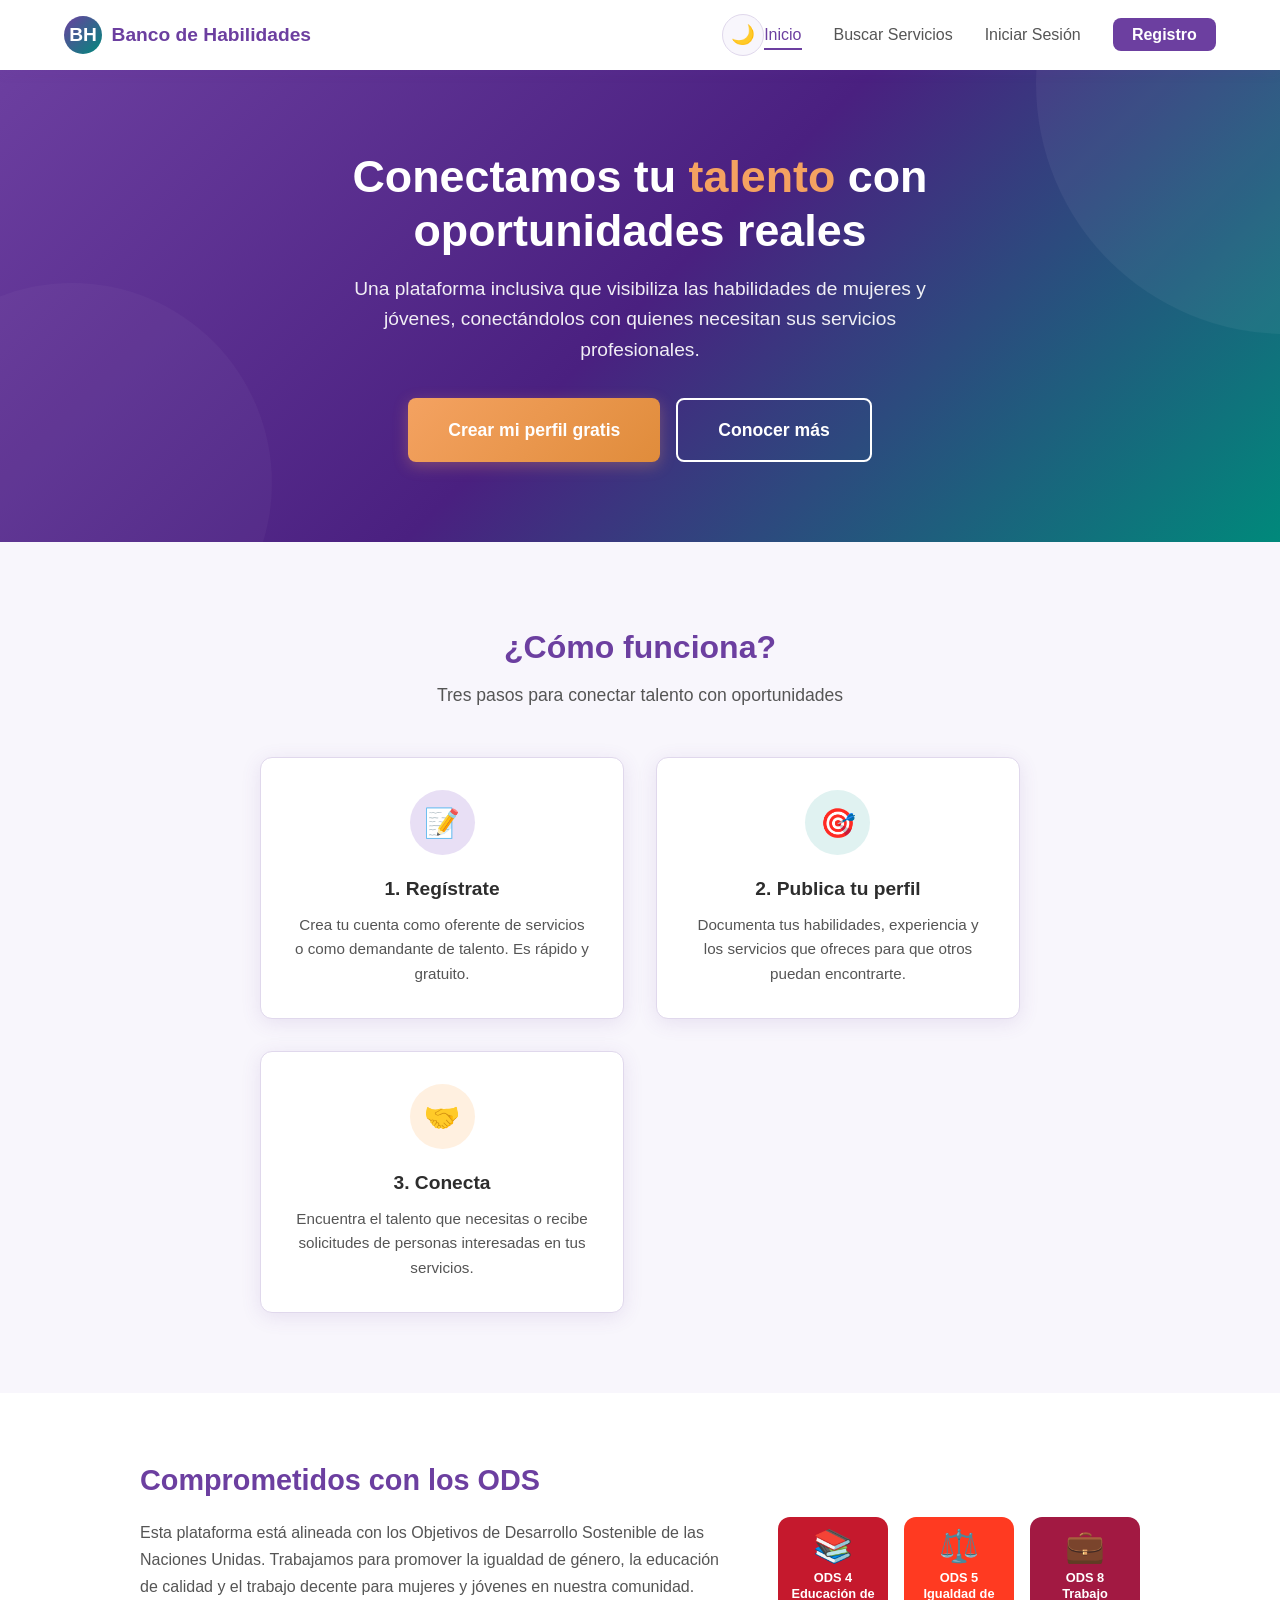
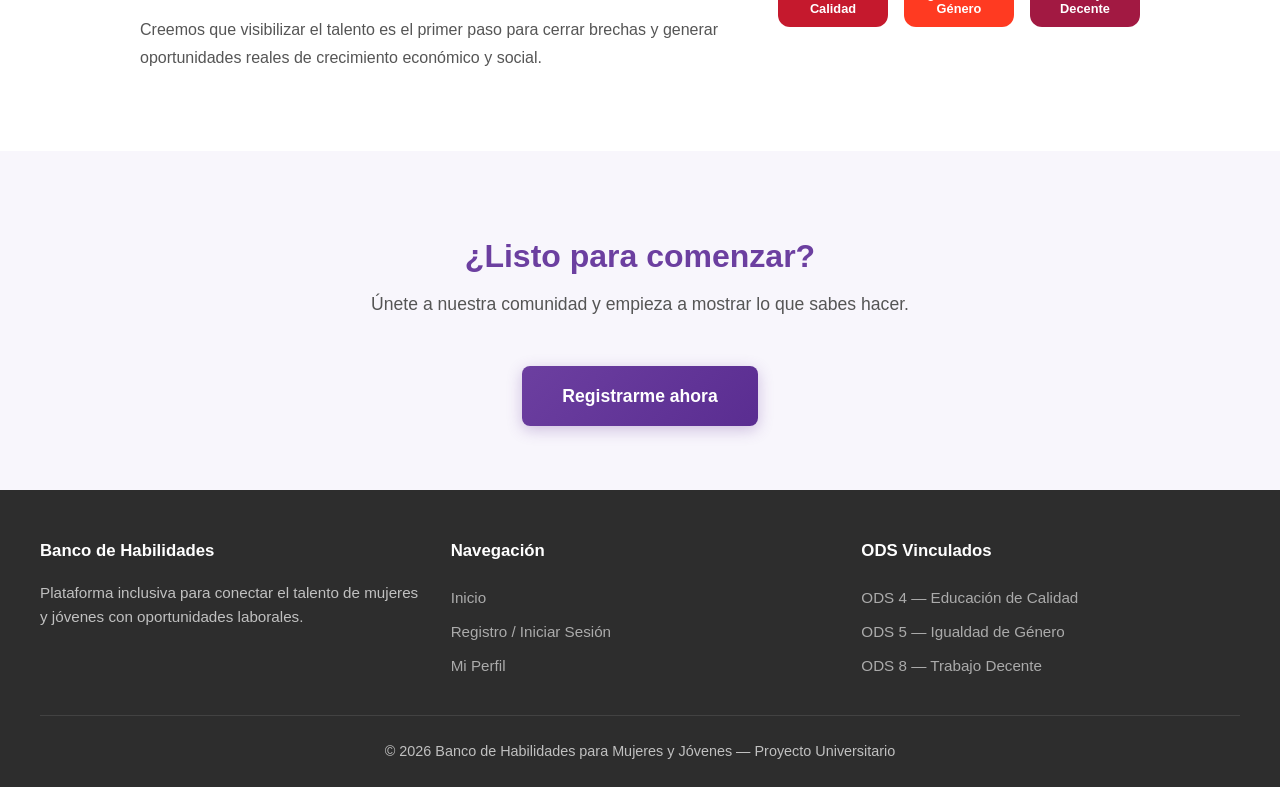
<file: index.html>
<!DOCTYPE html>
<html lang="es">
<head>
  <meta charset="UTF-8">
  <meta name="viewport" content="width=device-width, initial-scale=1.0">
  <title>Banco de Habilidades — Mujeres y Jóvenes</title>
  <script>
    const savedTheme = localStorage.getItem('bh-theme');
    if (savedTheme === 'dark' || (!savedTheme && window.matchMedia('(prefers-color-scheme: dark)').matches)) {
      document.documentElement.dataset.theme = 'dark';
    }
  </script>
  <link rel="stylesheet" href="styles.css">
</head>
<body>
<header class="site-header">
    <nav class="nav-container">
      <a href="index.html" class="logo">
        <div class="logo-icon">BH</div>
        <span>Banco de Habilidades</span>
      </a>

      <button class="menu-toggle" aria-label="Menú" onclick="document.querySelector('.nav-links').classList.toggle('open')">
        <span></span><span></span><span></span>
      </button>
      <button class="theme-toggle" type="button" aria-label="Cambiar a modo oscuro" title="Cambiar a modo oscuro" onclick="toggleTheme()">🌙</button>

      <ul class="nav-links">
        <li><a href="index.html" class="active">Inicio</a></li>
        <li><a href="index.html#features">Buscar Servicios</a></li>
        <li><a href="registro.html">Iniciar Sesión</a></li>
        <li><a href="registro.html" class="nav-cta">Registro</a></li>
      </ul>
    </nav>
  </header>
<section class="hero">
    <div class="hero-content">
      <h1>Conectamos tu <span>talento</span> con oportunidades reales</h1>
      <p>
        Una plataforma inclusiva que visibiliza las habilidades de mujeres y jóvenes,
        conectándolos con quienes necesitan sus servicios profesionales.
      </p>
      <div class="hero-buttons">
        <a href="registro.html" class="btn btn-accent btn-lg">Crear mi perfil gratis</a>
        <a href="index.html#features" class="btn btn-outline btn-lg" style="border-color:#fff; color:#fff;">
          Conocer más
        </a>
      </div>
    </div>
  </section>
<section class="features" id="features">
    <div class="section-title">
      <h2>¿Cómo funciona?</h2>
      <p>Tres pasos para conectar talento con oportunidades</p>
    </div>

    <div class="features-grid">
<div class="feature-card">
        <div class="feature-icon purple">📝</div>
        <h3>1. Regístrate</h3>
        <p>Crea tu cuenta como oferente de servicios o como demandante de talento. Es rápido y gratuito.</p>
      </div>
<div class="feature-card">
        <div class="feature-icon teal">🎯</div>
        <h3>2. Publica tu perfil</h3>
        <p>Documenta tus habilidades, experiencia y los servicios que ofreces para que otros puedan encontrarte.</p>
      </div>
<div class="feature-card">
        <div class="feature-icon orange">🤝</div>
        <h3>3. Conecta</h3>
        <p>Encuentra el talento que necesitas o recibe solicitudes de personas interesadas en tus servicios.</p>
      </div>
    </div>
  </section>
<section class="ods-section">
    <div class="ods-container">
      <div class="ods-text">
        <h2>Comprometidos con los ODS</h2>
        <p>
          Esta plataforma está alineada con los Objetivos de Desarrollo Sostenible de las Naciones Unidas.
          Trabajamos para promover la igualdad de género, la educación de calidad y el trabajo decente
          para mujeres y jóvenes en nuestra comunidad.
        </p>
        <p>
          Creemos que visibilizar el talento es el primer paso para cerrar brechas y generar
          oportunidades reales de crecimiento económico y social.
        </p>
      </div>
      <div class="ods-badges">
        <div class="ods-badge ods4">
          <span>📚</span>
          ODS 4<br>Educación de Calidad
        </div>
        <div class="ods-badge ods5">
          <span>⚖️</span>
          ODS 5<br>Igualdad de Género
        </div>
        <div class="ods-badge ods8">
          <span>💼</span>
          ODS 8<br>Trabajo Decente
        </div>
      </div>
    </div>
  </section>
<section class="features" style="text-align:center; padding-bottom:4rem;">
    <div class="section-title">
      <h2>¿Listo para comenzar?</h2>
      <p>Únete a nuestra comunidad y empieza a mostrar lo que sabes hacer.</p>
    </div>
    <a href="registro.html" class="btn btn-primary btn-lg">Registrarme ahora</a>
  </section>
<footer class="site-footer">
    <div class="footer-content">
      <div class="footer-col">
        <h4>Banco de Habilidades</h4>
        <p>Plataforma inclusiva para conectar el talento de mujeres y jóvenes con oportunidades laborales.</p>
      </div>
      <div class="footer-col">
        <h4>Navegación</h4>
        <a href="index.html">Inicio</a>
        <a href="registro.html">Registro / Iniciar Sesión</a>
        <a href="perfil.html">Mi Perfil</a>
      </div>
      <div class="footer-col">
        <h4>ODS Vinculados</h4>
        <a href="#">ODS 4 — Educación de Calidad</a>
        <a href="#">ODS 5 — Igualdad de Género</a>
        <a href="#">ODS 8 — Trabajo Decente</a>
      </div>
    </div>
    <div class="footer-bottom">
      <p>&copy; 2026 Banco de Habilidades para Mujeres y Jóvenes — Proyecto Universitario</p>
    </div>
  </footer>

  <script>
    function updateThemeButton() {
      const button = document.querySelector('.theme-toggle');
      const isDark = document.documentElement.dataset.theme === 'dark';
      button.textContent = isDark ? '☀️' : '🌙';
      button.setAttribute('aria-label', isDark ? 'Cambiar a modo claro' : 'Cambiar a modo oscuro');
      button.title = isDark ? 'Cambiar a modo claro' : 'Cambiar a modo oscuro';
    }

    function toggleTheme() {
      const isDark = document.documentElement.dataset.theme === 'dark';
      document.documentElement.dataset.theme = isDark ? 'light' : 'dark';
      localStorage.setItem('bh-theme', isDark ? 'light' : 'dark');
      updateThemeButton();
    }

    updateThemeButton();
  </script>

</body>
</html>
</file>
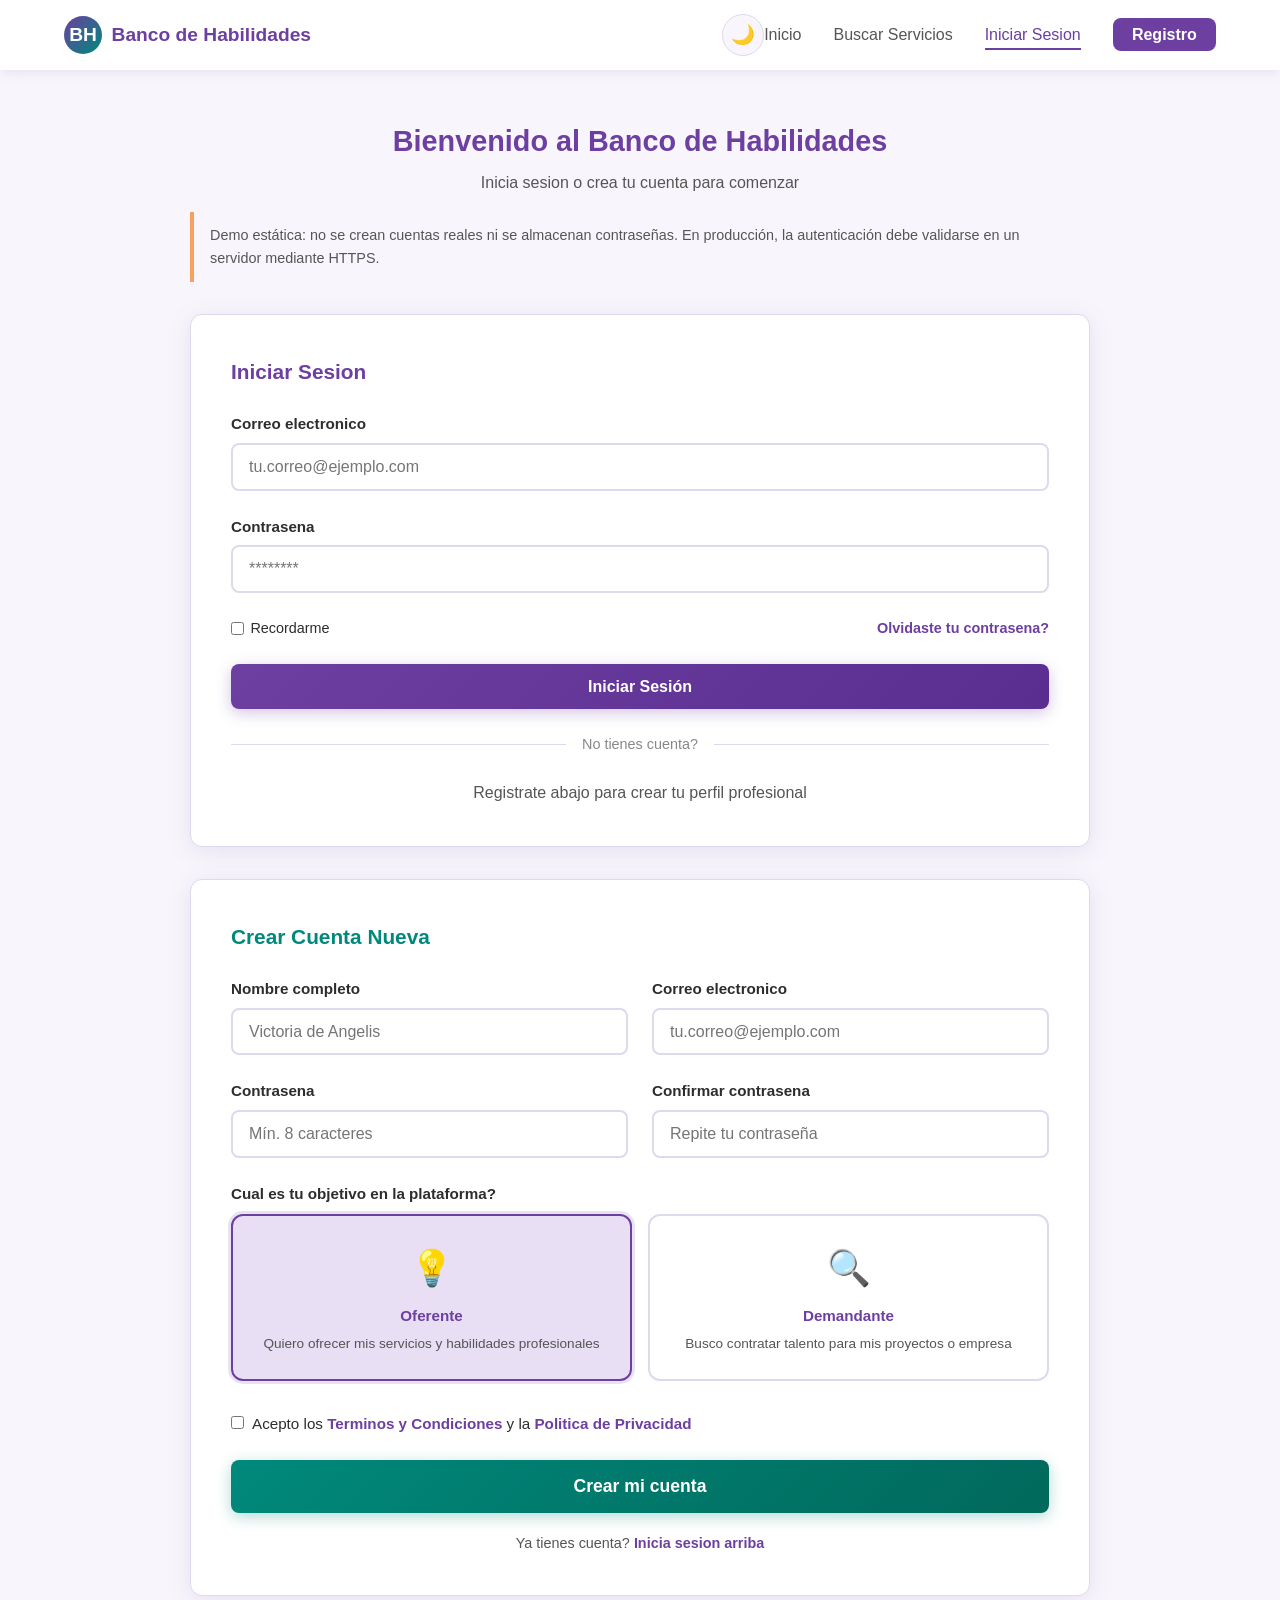
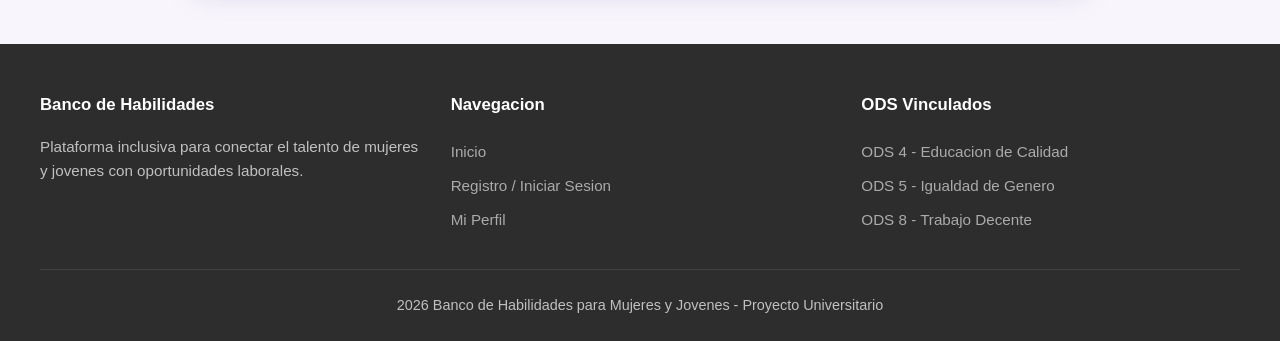
<file: perfil.html>
<!DOCTYPE html>
<html lang="es">
<head>
  <meta charset="UTF-8">
  <meta name="viewport" content="width=device-width, initial-scale=1.0">
  <title>Mi Perfil Profesional — Banco de Habilidades</title>
  <script>
    const savedTheme = localStorage.getItem('bh-theme');
    if (savedTheme === 'dark' || (!savedTheme && window.matchMedia('(prefers-color-scheme: dark)').matches)) {
      document.documentElement.dataset.theme = 'dark';
    }
  </script>
  <link rel="stylesheet" href="styles.css">
</head>
<body class="protected-page">
  <script>
    // La demo no tiene sesión de servidor; esta validación evita el acceso directo accidental.
    if (sessionStorage.getItem('bh-demo-auth') !== 'authenticated') {
      window.location.replace('registro.html?auth=required');
    } else {
      document.body.classList.add('access-granted');
    }
  </script>
<header class="site-header">
    <nav class="nav-container">
      <a href="index.html" class="logo">
        <div class="logo-icon">BH</div>
        <span>Banco de Habilidades</span>
      </a>

      <button class="menu-toggle" aria-label="Menú" onclick="document.querySelector('.nav-links').classList.toggle('open')">
        <span></span><span></span><span></span>
      </button>
      <button class="theme-toggle" type="button" aria-label="Cambiar a modo oscuro" title="Cambiar a modo oscuro" onclick="toggleTheme()">🌙</button>

      <ul class="nav-links">
        <li><a href="index.html">Inicio</a></li>
        <li><a href="index.html#features">Buscar Servicios</a></li>
        <li><a href="registro.html">Iniciar Sesión</a></li>
        <li><a href="perfil.html" class="active">Mi Perfil</a></li>
        <li><a href="registro.html?logout=1" class="nav-cta">Cerrar Sesión</a></li>
      </ul>
    </nav>
  </header>
<main class="form-page" style="padding-top: 2rem;">
    <div class="form-wrapper">
<div class="profile-header-card">
        <div class="profile-banner"></div>
        <div class="profile-header-body">
          <div class="profile-avatar-wrapper">
            <img id="profile-avatar-display" src="Foto_Perfil.jpg" alt="Foto de Perfil" class="profile-avatar-img">
          </div>
          <div class="profile-header-info">
            <div class="profile-name">
              <span id="display-name">Victoria de Angelis</span>
              <div class="profile-badges">
                <span class="badge badge-primary">💡 Oferente</span>
                <span class="badge badge-secondary">✓ Perfil Verificado</span>
                <span class="badge badge-accent">ODS 5 & 8</span>
              </div>
            </div>
            <p class="profile-title" id="display-title">Desarrolladora Web Freelance & Diseñadora UI/UX</p>
            <div class="profile-meta">
              <span id="display-location">📍 Bogotá, Colombia</span>
              <span id="display-email">📧 victoria.deangelis@ejemplo.com</span>
              <span>⭐ 4.9 (18 valoraciones)</span>
            </div>
          </div>
          <div class="profile-header-actions">
            <button type="button" class="btn btn-primary" onclick="switchTab('tab-editar', document.querySelector('.profile-tabs button:nth-child(2)'))">
              ✏️ Editar Perfil
            </button>
            <button type="button" class="btn btn-outline" onclick="switchTab('tab-servicios', document.querySelector('.profile-tabs button:nth-child(3)'))">
              💼 Mis Servicios
            </button>
          </div>
        </div>
      </div>
<div id="save-alert" class="alert-success" style="display: none;" role="status" aria-live="polite">
        <span>✅</span>
        <span>¡Tus cambios han sido guardados exitosamente en tu perfil profesional!</span>
      </div>
<div class="profile-tabs">
        <button class="tab-btn active" onclick="switchTab('tab-vista', this)">👁️ Vista Pública</button>
        <button class="tab-btn" onclick="switchTab('tab-editar', this)">✏️ Editar Perfil</button>
        <button class="tab-btn" onclick="switchTab('tab-servicios', this)">💼 Mis Servicios (3)</button>
        <button class="tab-btn" onclick="switchTab('tab-certificados', this)">📜 Certificaciones (ODS 4)</button>
        <button class="tab-btn" onclick="switchTab('tab-valoraciones', this)">⭐ Valoraciones (18)</button>
      </div>
<div id="tab-vista" class="tab-content active">
<div class="stats-grid">
          <div class="stat-card">
            <div class="stat-value">24</div>
            <div class="stat-label">Proyectos Realizados</div>
          </div>
          <div class="stat-card">
            <div class="stat-value">4.9 / 5.0</div>
            <div class="stat-label">Calificación Promedio</div>
          </div>
          <div class="stat-card">
            <div class="stat-value">100%</div>
            <div class="stat-label">Entregas a Tiempo</div>
          </div>
          <div class="stat-card">
            <div class="stat-value">3</div>
            <div class="stat-label">Servicios Activos</div>
          </div>
        </div>

        <div class="form-row profile-vista-layout">
<div>
<div class="form-container" style="margin-bottom: 2rem;">
              <h3 style="color: var(--primary); font-size: 1.25rem; margin-bottom: 1rem; display: flex; align-items: center; gap: 0.5rem;">
                <span>🙋‍♀️</span> Sobre mí
              </h3>
              <p id="display-bio" style="color: var(--text-medium); line-height: 1.7; font-size: 1rem;">
                Apasionada por la tecnología, la innovación social y el desarrollo web accesible. 
                Cuento con más de 3 años de experiencia creando sitios web adaptativos, aplicaciones front-end y 
                diseños de interfaz atractivos para emprendimientos locales y pequeñas empresas. 
                Mi objetivo es visibilizar el talento joven y cerrar brechas de género en el sector de las TIC.
              </p>
            </div>
<div class="form-container" style="margin-bottom: 2rem;">
              <h3 style="color: var(--primary); font-size: 1.25rem; margin-bottom: 1rem; display: flex; align-items: center; gap: 0.5rem;">
                <span>🛠️</span> Banco de Habilidades & Tecnologías
              </h3>
              <div id="display-skills" class="skill-tags">
                <span class="skill-tag">HTML5 & CSS3</span>
                <span class="skill-tag">JavaScript (ES6+)</span>
                <span class="skill-tag">Diseño UI/UX (Figma)</span>
                <span class="skill-tag">Diseño Responsive</span>
                <span class="skill-tag">Git & GitHub</span>
                <span class="skill-tag">Trabajo en Equipo</span>
                <span class="skill-tag">Resolución de Problemas</span>
                <span class="skill-tag">Tutoría Técnica</span>
              </div>
            </div>
<div class="form-container">
              <h3 style="color: var(--primary); font-size: 1.25rem; margin-bottom: 1.5rem; display: flex; align-items: center; gap: 0.5rem;">
                <span>🌟</span> Servicios Destacados
              </h3>
              
              <div class="services-grid" style="grid-template-columns: 1fr;">
                <div class="service-card">
                  <div class="service-card-header">
                    <span class="service-title">Desarrollo de Páginas Web Adaptativas (Responsive)</span>
                    <span class="service-price">$120.000 COP / proyecto</span>
                  </div>
                  <p class="service-desc">
                    Diseño y maquetación de sitios web corporativos o personales usando HTML5, CSS3 y JS. 
                    Optimizados para dispositivos móviles y motores de búsqueda.
                  </p>
                  <div class="service-footer">
                    <span>Categoría: Tecnología & Sistemas</span>
                    <a href="#" class="btn btn-secondary" style="padding: 0.4rem 1rem; font-size: 0.85rem;" onclick="alert('Solicitud de contacto enviada a Victoria de Angelis.'); return false;">
                      ✉️ Contactar
                    </a>
                  </div>
                </div>

                <div class="service-card" style="margin-top: 1rem;">
                  <div class="service-card-header">
                    <span class="service-title">Diseño de Interfaces de Usuario (UI/UX en Figma)</span>
                    <span class="service-price">$80.000 COP / prototipo</span>
                  </div>
                  <p class="service-desc">
                    Creación de prototipos interactivos, arquitectura de información y sistemas de diseño 
                    modernos enfocados en la mejor experiencia de usuario.
                  </p>
                  <div class="service-footer">
                    <span>Categoría: Diseño & Multimedia</span>
                    <a href="#" class="btn btn-secondary" style="padding: 0.4rem 1rem; font-size: 0.85rem;" onclick="alert('Solicitud de contacto enviada a Victoria de Angelis.'); return false;">
                      ✉️ Contactar
                    </a>
                  </div>
                </div>
              </div>

            </div>
          </div>
<div>
            <div class="form-container" style="margin-bottom: 2rem;">
              <h3 style="color: var(--primary); font-size: 1.1rem; margin-bottom: 1rem;">
                📍 Detalles de Contacto
              </h3>
              <ul style="display: flex; flex-direction: column; gap: 0.8rem; font-size: 0.95rem; color: var(--text-medium);">
                <li><strong>Teléfono:</strong> <span id="display-phone">+57 300 123 4567</span></li>
                <li><strong>Correo:</strong> <span id="display-contact-email">victoria.deangelis@ejemplo.com</span></li>
                <li><strong>Ubicación:</strong> <span id="display-city">Bogotá D.C., Colombia</span></li>
                <li><strong>Disponibilidad:</strong> <span class="badge badge-secondary" id="display-availability">Freelance / Proyectos</span></li>
              </ul>
            </div>

            <div class="form-container" style="margin-bottom: 2rem;">
              <h3 style="color: var(--primary); font-size: 1.1rem; margin-bottom: 1rem;">
                🌐 Enlaces Profesionales
              </h3>
              <ul style="display: flex; flex-direction: column; gap: 0.8rem; font-size: 0.95rem;">
                <li>
                  <a href="#" id="display-portfolio-link" target="_blank" rel="noopener noreferrer" class="form-link" style="display: flex; align-items: center; gap: 0.5rem;">
                    🔗 Portafolio Personal
                  </a>
                </li>
                <li>
                  <a href="#" id="display-github-link" target="_blank" rel="noopener noreferrer" class="form-link" style="display: flex; align-items: center; gap: 0.5rem;">
                    💻 Perfil de GitHub
                  </a>
                </li>
                <li>
                  <a href="#" id="display-linkedin-link" target="_blank" rel="noopener noreferrer" class="form-link" style="display: flex; align-items: center; gap: 0.5rem;">
                    💼 Perfil de LinkedIn
                  </a>
                </li>
              </ul>
            </div>

            <div class="form-container" style="background: linear-gradient(135deg, var(--primary-light), var(--secondary-light));">
              <h3 style="color: var(--primary-dark); font-size: 1rem; margin-bottom: 0.6rem; display: flex; align-items: center; gap: 0.4rem;">
                <span>🎯</span> ODS Impactados
              </h3>
              <p style="font-size: 0.85rem; color: var(--text-dark); line-height: 1.5;">
                Este perfil contribuye activamente al <strong>ODS 5 (Igualdad de Género)</strong> y al <strong>ODS 8 (Trabajo Decente)</strong> promoviendo la autonomía económica de las mujeres en el área STEM.
              </p>
            </div>
          </div>

        </div>
      </div>
<div id="tab-editar" class="tab-content">
        <div class="form-container">
          <div class="form-header" style="text-align: left; margin-bottom: 1.5rem; border-bottom: 1px solid var(--border); padding-bottom: 1rem;">
            <h2 style="font-size: 1.5rem;">Editar Datos de Mi Perfil</h2>
            <p>Actualiza tu información personal, profesional y tus habilidades disponibles</p>
          </div>

          <form id="edit-profile-form" onsubmit="saveProfile(event)">
<div class="photo-upload">
              <div class="photo-placeholder" onclick="document.getElementById('avatar-input').click()">
                <img id="avatar-preview" src="Foto_Perfil.jpg" alt="Vista previa" style="width: 100%; height: 100%; border-radius: 50%; object-fit: cover;">
              </div>
              <input type="file" id="avatar-input" accept="image/*" style="display: none;" onchange="previewAvatar(event)">
              <button type="button" class="btn btn-outline" onclick="document.getElementById('avatar-input').click()" style="padding: 0.4rem 1rem; font-size: 0.85rem;">
                📷 Cambiar foto de perfil
              </button>
              <small>Formatos permitidos: JPG, PNG. Máx 2MB.</small>
            </div>
<div class="form-row">
              <div class="form-group">
                <label for="input-nombre">Nombre completo *</label>
                <input type="text" id="input-nombre" required value="Victoria de Angelis" placeholder="Ej. Victoria de Angelis">
              </div>
              <div class="form-group">
                <label for="input-titulo">Título o Especialidad Profesional *</label>
                <input type="text" id="input-titulo" required value="Desarrolladora Web Freelance & Diseñadora UI/UX" placeholder="Ej. Desarrolladora Web">
              </div>
            </div>
<div class="form-row">
              <div class="form-group">
                <label for="input-email">Correo electrónico *</label>
                <input type="email" id="input-email" required value="victoria.deangelis@ejemplo.com" placeholder="correo@ejemplo.com">
              </div>
              <div class="form-group">
                <label for="input-telefono">Teléfono de contacto</label>
                <input type="tel" id="input-telefono" value="+57 300 123 4567" placeholder="+57 300 000 0000">
              </div>
            </div>
<div class="form-row">
              <div class="form-group">
                <label for="input-ubicacion">Ciudad / Ubicación</label>
                <input type="text" id="input-ubicacion" value="Bogotá, Colombia" placeholder="Ciudad, País">
              </div>
              <div class="form-group">
                <label for="input-disponibilidad">Disponibilidad de Trabajo</label>
                <select id="input-disponibilidad">
                  <option value="Freelance / Proyectos" selected>Freelance / Por proyectos</option>
                  <option value="Tiempo Completo">Tiempo Completo</option>
                  <option value="Medio Tiempo">Medio Tiempo</option>
                  <option value="Por Horas">Por Horas / Asesorías</option>
                </select>
              </div>
            </div>
<div class="form-group">
              <label for="input-bio">Biografía / Presentación ("Sobre mí")</label>
              <textarea id="input-bio" rows="4" placeholder="Describe brevemente tus años de experiencia, motivaciones y servicios...">Apasionada por la tecnología, la innovación social y el desarrollo web accesible. Cuento con más de 3 años de experiencia creando sitios web adaptativos, aplicaciones front-end y diseños de interfaz atractivos para emprendimientos locales y pequeñas empresas. Mi objetivo es visibilizar el talento joven y cerrar brechas de género en el sector de las TIC.</textarea>
              <small>Una buena presentación aumenta tus posibilidades de recibir solicitudes de contacto.</small>
            </div>
<div class="form-row">
              <div class="form-group">
                <label for="input-portfolio">Sitio Web / Portafolio (URL)</label>
                <input type="url" id="input-portfolio" value="https://victoriadeangelis.dev" placeholder="https://miportafolio.com">
              </div>
              <div class="form-group">
                <label for="input-github">Perfil de GitHub (URL)</label>
                <input type="url" id="input-github" value="https://github.com/victoriadeangelis" placeholder="https://github.com/usuario">
              </div>
            </div>
<div class="skills-section">
              <h3>⚡ Agregar / Eliminar Habilidades</h3>
              <p style="font-size: 0.9rem; color: var(--text-medium); margin-bottom: 1rem;">
                Agrega etiquetas que representen tus conocimientos y competencias para que los demandantes te encuentren fácilmente.
              </p>
<div id="editable-skills-container" class="skill-tags">
                <span class="skill-tag">HTML5 & CSS3 <span class="remove-skill" onclick="removeSkillTag(this)">×</span></span>
                <span class="skill-tag">JavaScript (ES6+) <span class="remove-skill" onclick="removeSkillTag(this)">×</span></span>
                <span class="skill-tag">Diseño UI/UX (Figma) <span class="remove-skill" onclick="removeSkillTag(this)">×</span></span>
                <span class="skill-tag">Diseño Responsive <span class="remove-skill" onclick="removeSkillTag(this)">×</span></span>
                <span class="skill-tag">Git & GitHub <span class="remove-skill" onclick="removeSkillTag(this)">×</span></span>
                <span class="skill-tag">Trabajo en Equipo <span class="remove-skill" onclick="removeSkillTag(this)">×</span></span>
                <span class="skill-tag">Resolución de Problemas <span class="remove-skill" onclick="removeSkillTag(this)">×</span></span>
                <span class="skill-tag">Tutoría Técnica <span class="remove-skill" onclick="removeSkillTag(this)">×</span></span>
              </div>
<div class="skill-input-row">
                <input type="text" id="new-skill-input" placeholder="Escribe una habilidad (ej. React, Python, Marketing)">
                <button type="button" class="btn btn-secondary" onclick="addNewSkill()">+ Añadir Habilidad</button>
              </div>
            </div>
<div style="display: flex; gap: 1rem; margin-top: 2rem; flex-wrap: wrap;">
              <button type="submit" class="btn btn-primary btn-lg" style="flex: 1;">
                💾 Guardar Cambios
              </button>
              <button type="button" class="btn btn-outline btn-lg" onclick="switchTab('tab-vista', document.querySelector('.profile-tabs button:first-child'))">
                Cancelar
              </button>
            </div>

          </form>
        </div>
      </div>
<div id="tab-servicios" class="tab-content">
        <div style="display: flex; justify-content: space-between; align-items: center; margin-bottom: 1.5rem; flex-wrap: wrap; gap: 1rem;">
          <div>
            <h3 style="color: var(--primary); font-size: 1.4rem;">Mis Servicios Publicados</h3>
            <p style="color: var(--text-medium); font-size: 0.95rem;">Gestiona y oferta tus servicios a la comunidad</p>
          </div>
          <button type="button" class="btn btn-secondary" onclick="toggleServiceForm()">
            + Publicar Nuevo Servicio
          </button>
        </div>
<div id="new-service-box" class="form-container" style="display: none; margin-bottom: 2rem; background: var(--bg-light);">
          <h4 style="color: var(--primary); margin-bottom: 1rem;">Publicar una nueva oferta de servicio</h4>
          <form onsubmit="addPublishedService(event)">
            <div class="form-row">
              <div class="form-group">
                <label for="serv-titulo">Título del Servicio *</label>
                <input type="text" id="serv-titulo" required placeholder="Ej. Clases de Programación Web desde Cero">
              </div>
              <div class="form-group">
                <label for="serv-precio">Tarifa / Precio estimado *</label>
                <input type="text" id="serv-precio" required placeholder="Ej. $40.000 COP / hora">
              </div>
            </div>
            <div class="form-row">
              <div class="form-group">
                <label for="serv-categoria">Categoría del Servicio</label>
                <select id="serv-categoria">
                  <option value="Tecnología & Sistemas">Tecnología & Sistemas</option>
                  <option value="Diseño & Multimedia">Diseño & Multimedia</option>
                  <option value="Educación & Tutorías">Educación & Tutorías</option>
                  <option value="Servicios Profesionales">Servicios Profesionales</option>
                </select>
              </div>
              <div class="form-group">
                <label for="serv-modalidad">Modalidad</label>
                <select id="serv-modalidad">
                  <option value="Remoto / Virtual">Remoto / Virtual</option>
                  <option value="Presencial">Presencial</option>
                  <option value="Híbrido">Híbrido</option>
                </select>
              </div>
            </div>
            <div class="form-group">
              <label for="serv-desc">Descripción detallada</label>
              <textarea id="serv-desc" rows="3" required placeholder="Describe en qué consiste tu servicio y qué entregables incluye..."></textarea>
            </div>
            <div style="display: flex; gap: 1rem;">
              <button type="submit" class="btn btn-primary">+ Guardar y Publicar Servicio</button>
              <button type="button" class="btn btn-outline" onclick="toggleServiceForm()">Cancelar</button>
            </div>
          </form>
        </div>
<div id="services-list" class="services-grid">
<div class="service-card">
            <div class="service-card-header">
              <span class="service-title">Desarrollo de Páginas Web Adaptativas (Responsive)</span>
              <span class="service-price">$120.000 COP / proyecto</span>
            </div>
            <p class="service-desc">
              Diseño y maquetación de sitios web corporativos o personales usando HTML5, CSS3 y JS. 
              Optimizados para dispositivos móviles y motores de búsqueda.
            </p>
            <div class="service-footer">
              <span>Categoría: Tecnología & Sistemas</span>
              <div>
                <button class="btn btn-outline" style="padding: 0.3rem 0.7rem; font-size: 0.8rem;" onclick="alert('Opción de editar servicio')">Editar</button>
                <button class="btn btn-outline" style="padding: 0.3rem 0.7rem; font-size: 0.8rem; color:#c5192d; border-color:#c5192d;" onclick="this.closest('.service-card').remove();">Eliminar</button>
              </div>
            </div>
          </div>
<div class="service-card">
            <div class="service-card-header">
              <span class="service-title">Diseño de Interfaces de Usuario (UI/UX en Figma)</span>
              <span class="service-price">$80.000 COP / prototipo</span>
            </div>
            <p class="service-desc">
              Creación de prototipos interactivos, arquitectura de información y sistemas de diseño 
              modernos enfocados en la mejor experiencia de usuario.
            </p>
            <div class="service-footer">
              <span>Categoría: Diseño & Multimedia</span>
              <div>
                <button class="btn btn-outline" style="padding: 0.3rem 0.7rem; font-size: 0.8rem;" onclick="alert('Opción de editar servicio')">Editar</button>
                <button class="btn btn-outline" style="padding: 0.3rem 0.7rem; font-size: 0.8rem; color:#c5192d; border-color:#c5192d;" onclick="this.closest('.service-card').remove();">Eliminar</button>
              </div>
            </div>
          </div>
<div class="service-card">
            <div class="service-card-header">
              <span class="service-title">Tutorías Básicas de Programación para Jóvenes</span>
              <span class="service-price">$35.000 COP / hora</span>
            </div>
            <p class="service-desc">
              Sesiones personalizadas de enseñanza en lógica de programación, HTML, CSS y fundamentos de JS 
              orientado a jóvenes que desean iniciar en la tecnología.
            </p>
            <div class="service-footer">
              <span>Categoría: Educación & Tutorías</span>
              <div>
                <button class="btn btn-outline" style="padding: 0.3rem 0.7rem; font-size: 0.8rem;" onclick="alert('Opción de editar servicio')">Editar</button>
                <button class="btn btn-outline" style="padding: 0.3rem 0.7rem; font-size: 0.8rem; color:#c5192d; border-color:#c5192d;" onclick="this.closest('.service-card').remove();">Eliminar</button>
              </div>
            </div>
          </div>

        </div>
      </div>
<div id="tab-certificados" class="tab-content">
        <div class="form-container">
          <h3 style="color: var(--primary); font-size: 1.3rem; margin-bottom: 0.5rem;">
            📜 Formación & Certificaciones Validadas (ODS 4)
          </h3>
          <p style="color: var(--text-medium); font-size: 0.95rem; margin-bottom: 1.5rem;">
            Acredita tus estudios y cursos para brindar mayor seguridad a los contratantes.
          </p>

          <div class="cert-list">
            
            <div class="cert-item">
              <div class="cert-icon">🎓</div>
              <div class="cert-details" style="flex: 1;">
                <h4>Bootcamp de Desarrollo Web Front-End</h4>
                <p>Programa Talento Tech — Ministerio de las TIC & Universidad | 2025</p>
              </div>
              <span class="badge badge-secondary">✓ Verificado</span>
            </div>

            <div class="cert-item">
              <div class="cert-icon">🎨</div>
              <div class="cert-details" style="flex: 1;">
                <h4>Certificación Profesional en Diseño UI/UX</h4>
                <p>Platzi Academy | 2024</p>
              </div>
              <span class="badge badge-secondary">✓ Verificado</span>
            </div>

            <div class="cert-item">
              <div class="cert-icon">💻</div>
              <div class="cert-details" style="flex: 1;">
                <h4>Técnico en Programación de Software</h4>
                <p>Servicio Nacional de Aprendizaje (SENA) | 2023</p>
              </div>
              <span class="badge badge-secondary">✓ Verificado</span>
            </div>

          </div>
        </div>
      </div>
<div id="tab-valoraciones" class="tab-content">
        <div class="form-container">
          <div style="display: flex; align-items: center; justify-content: space-between; margin-bottom: 1.5rem; flex-wrap: wrap;">
            <div>
              <h3 style="color: var(--primary); font-size: 1.3rem;">Reseñas y Valoraciones de Clientes</h3>
              <p style="color: var(--text-medium); font-size: 0.95rem;">Opiniones reales de quienes han contratado tus servicios</p>
            </div>
            <div style="font-size: 1.8rem; font-weight: 800; color: #FFC107;">
              ⭐ 4.9 <span style="font-size: 1rem; color: var(--text-medium); font-weight: 400;">/ 5.0</span>
            </div>
          </div>
<div class="review-item">
            <div class="review-header">
              <span class="reviewer-name">Carlos Mendoza (Emprendedor Local)</span>
              <span class="review-stars">★★★★★</span>
            </div>
            <p style="font-size: 0.95rem; color: var(--text-medium); font-style: italic;">
              "Victoria desarrolló la página web para mi negocio de confección. Entregó todo a tiempo, superó mis expectativas y nos capacitó en el uso del sitio. ¡Excelente profesional!"
            </p>
            <small style="color: var(--text-light); margin-top: 0.5rem; display: block;">Hace 2 semanas — Servicio: Desarrollo Web Responsive</small>
          </div>

          <div class="review-item">
            <div class="review-header">
              <span class="reviewer-name">Laura Restrepo (Fundación Mujeres)</span>
              <span class="review-stars">★★★★★</span>
            </div>
            <p style="font-size: 0.95rem; color: var(--text-medium); font-style: italic;">
              "El prototipo UI/UX que diseñó en Figma para nuestra app comunitaria quedó espectacular. Muy atenta a los detalles y receptiva con los cambios."
            </p>
            <small style="color: var(--text-light); margin-top: 0.5rem; display: block;">Hace 1 mes — Servicio: Diseño UI/UX</small>
          </div>

          <div class="review-item">
            <div class="review-header">
              <span class="reviewer-name">Andrés Gómez</span>
              <span class="review-stars">★★★★☆</span>
            </div>
            <p style="font-size: 0.95rem; color: var(--text-medium); font-style: italic;">
              "Sus tutorías me ayudaron muchísimo a entender los conceptos básicos de JavaScript para mis clases de la universidad. Paciente y muy clara."
            </p>
            <small style="color: var(--text-light); margin-top: 0.5rem; display: block;">Hace 2 meses — Servicio: Tutorías Básicas</small>
          </div>

        </div>
      </div>

    </div>
  </main>
<footer class="site-footer">
    <div class="footer-content">
      <div class="footer-col">
        <h4>Banco de Habilidades</h4>
        <p>Plataforma inclusiva para conectar el talento de mujeres y jóvenes con oportunidades laborales.</p>
      </div>
      <div class="footer-col">
        <h4>Navegación</h4>
        <a href="index.html">Inicio</a>
        <a href="registro.html">Registro / Iniciar Sesión</a>
        <a href="perfil.html">Mi Perfil</a>
      </div>
      <div class="footer-col">
        <h4>ODS Vinculados</h4>
        <a href="#">ODS 4 — Educación de Calidad</a>
        <a href="#">ODS 5 — Igualdad de Género</a>
        <a href="#">ODS 8 — Trabajo Decente</a>
      </div>
    </div>
    <div class="footer-bottom">
      <p>&copy; 2026 Banco de Habilidades para Mujeres y Jóvenes — Proyecto Universitario</p>
    </div>
  </footer>
<script>
    function switchTab(tabId, btnElement) {
      const contents = document.querySelectorAll('.tab-content');
      contents.forEach(content => content.classList.remove('active'));

      const buttons = document.querySelectorAll('.tab-btn');
      buttons.forEach(btn => btn.classList.remove('active'));

      const tab = document.getElementById(tabId);
      if (!tab) return;
      tab.classList.add('active');
      if (btnElement) {
        btnElement.classList.add('active');
      }

      window.scrollTo({ top: 120, behavior: 'smooth' });
    }

    function previewAvatar(event) {
      const file = event.target.files[0];
      if (!file) return;
      if (!file.type.startsWith('image/') || file.size > 2 * 1024 * 1024) {
        event.target.value = '';
        alert('Selecciona una imagen válida de máximo 2 MB.');
        return;
      }
      const reader = new FileReader();
      reader.onload = function(e) {
        document.getElementById('avatar-preview').src = e.target.result;
        document.getElementById('profile-avatar-display').src = e.target.result;
      };
      reader.readAsDataURL(file);
    }

    function addNewSkill() {
      const input = document.getElementById('new-skill-input');
      const val = input.value.trim();
      if (!val) return;

      const editContainer = document.getElementById('editable-skills-container');
      const displayContainer = document.getElementById('display-skills');

      const tagEdit = document.createElement('span');
      tagEdit.className = 'skill-tag';
      tagEdit.append(document.createTextNode(`${val} `));
      const removeButton = document.createElement('button');
      removeButton.type = 'button';
      removeButton.className = 'remove-skill';
      removeButton.setAttribute('aria-label', `Eliminar habilidad ${val}`);
      removeButton.textContent = '×';
      removeButton.addEventListener('click', () => removeSkillTag(removeButton));
      tagEdit.appendChild(removeButton);
      editContainer.appendChild(tagEdit);

      const tagDisplay = document.createElement('span');
      tagDisplay.className = 'skill-tag';
      tagDisplay.textContent = val;
      displayContainer.appendChild(tagDisplay);

      input.value = '';
    }

    function removeSkillTag(element) {
      element.closest('.skill-tag')?.remove();
    }

    function saveProfile(event) {
      event.preventDefault();

      const nombre = document.getElementById('input-nombre').value;
      const titulo = document.getElementById('input-titulo').value;
      const email = document.getElementById('input-email').value;
      const telefono = document.getElementById('input-telefono').value;
      const ubicacion = document.getElementById('input-ubicacion').value;
      const disponibilidad = document.getElementById('input-disponibilidad').value;
      const bio = document.getElementById('input-bio').value;
      const portfolio = document.getElementById('input-portfolio').value;
      const github = document.getElementById('input-github').value;

      document.getElementById('display-name').textContent = nombre;
      document.getElementById('display-title').textContent = titulo;
      document.getElementById('display-email').textContent = '📧 ' + email;
      document.getElementById('display-location').textContent = '📍 ' + ubicacion;
      document.getElementById('display-phone').textContent = telefono;
      document.getElementById('display-contact-email').textContent = email;
      document.getElementById('display-city').textContent = ubicacion;
      document.getElementById('display-availability').textContent = disponibilidad;
      document.getElementById('display-bio').textContent = bio;

      setSafeLink('display-portfolio-link', portfolio);
      setSafeLink('display-github-link', github);

      const alertBox = document.getElementById('save-alert');
      alertBox.style.display = 'flex';

      switchTab('tab-vista', document.querySelector('.profile-tabs button:first-child'));

      setTimeout(() => {
        alertBox.style.display = 'none';
      }, 4000);
    }

    function setSafeLink(id, value) {
      const link = document.getElementById(id);
      try {
        const url = new URL(value);
        const safe = ['http:', 'https:'].includes(url.protocol);
        link.href = safe ? url.href : '#';
        link.setAttribute('aria-disabled', safe ? 'false' : 'true');
      } catch {
        link.href = '#';
        link.setAttribute('aria-disabled', 'true');
      }
    }

    function toggleServiceForm() {
      const box = document.getElementById('new-service-box');
      box.style.display = box.style.display === 'none' ? 'block' : 'none';
    }

    function addPublishedService(e) {
      e.preventDefault();
      const titulo = document.getElementById('serv-titulo').value;
      const precio = document.getElementById('serv-precio').value;
      const cat = document.getElementById('serv-categoria').value;
      const desc = document.getElementById('serv-desc').value;

      const card = document.createElement('div');
      card.className = 'service-card';
      const header = document.createElement('div');
      header.className = 'service-card-header';
      const title = document.createElement('span');
      title.className = 'service-title';
      title.textContent = titulo;
      const price = document.createElement('span');
      price.className = 'service-price';
      price.textContent = precio;
      header.append(title, price);
      const description = document.createElement('p');
      description.className = 'service-desc';
      description.textContent = desc;
      const footer = document.createElement('div');
      footer.className = 'service-footer';
      const category = document.createElement('span');
      category.textContent = `Categoría: ${cat}`;
      const actions = document.createElement('div');
      const edit = document.createElement('button');
      edit.type = 'button';
      edit.className = 'btn btn-outline';
      edit.textContent = 'Editar';
      edit.addEventListener('click', () => alert('La edición estará disponible cuando exista un backend.'));
      const remove = document.createElement('button');
      remove.type = 'button';
      remove.className = 'btn btn-outline';
      remove.style.cssText = 'padding: 0.3rem 0.7rem; font-size: 0.8rem; color:#c5192d; border-color:#c5192d;';
      remove.textContent = 'Eliminar';
      remove.addEventListener('click', () => card.remove());
      actions.append(edit, remove);
      footer.append(category, actions);
      card.append(header, description, footer);

      document.getElementById('services-list').prepend(card);

      e.target.reset();
      toggleServiceForm();

      alert('¡Servicio publicado con éxito!');
    }
    function updateThemeButton() {
      const button = document.querySelector('.theme-toggle');
      const isDark = document.documentElement.dataset.theme === 'dark';
      button.textContent = isDark ? '☀️' : '🌙';
      button.setAttribute('aria-label', isDark ? 'Cambiar a modo claro' : 'Cambiar a modo oscuro');
      button.title = isDark ? 'Cambiar a modo claro' : 'Cambiar a modo oscuro';
    }

    function toggleTheme() {
      const isDark = document.documentElement.dataset.theme === 'dark';
      document.documentElement.dataset.theme = isDark ? 'light' : 'dark';
      localStorage.setItem('bh-theme', isDark ? 'light' : 'dark');
      updateThemeButton();
    }

    updateThemeButton();
  </script>

</body>
</html>
</file>
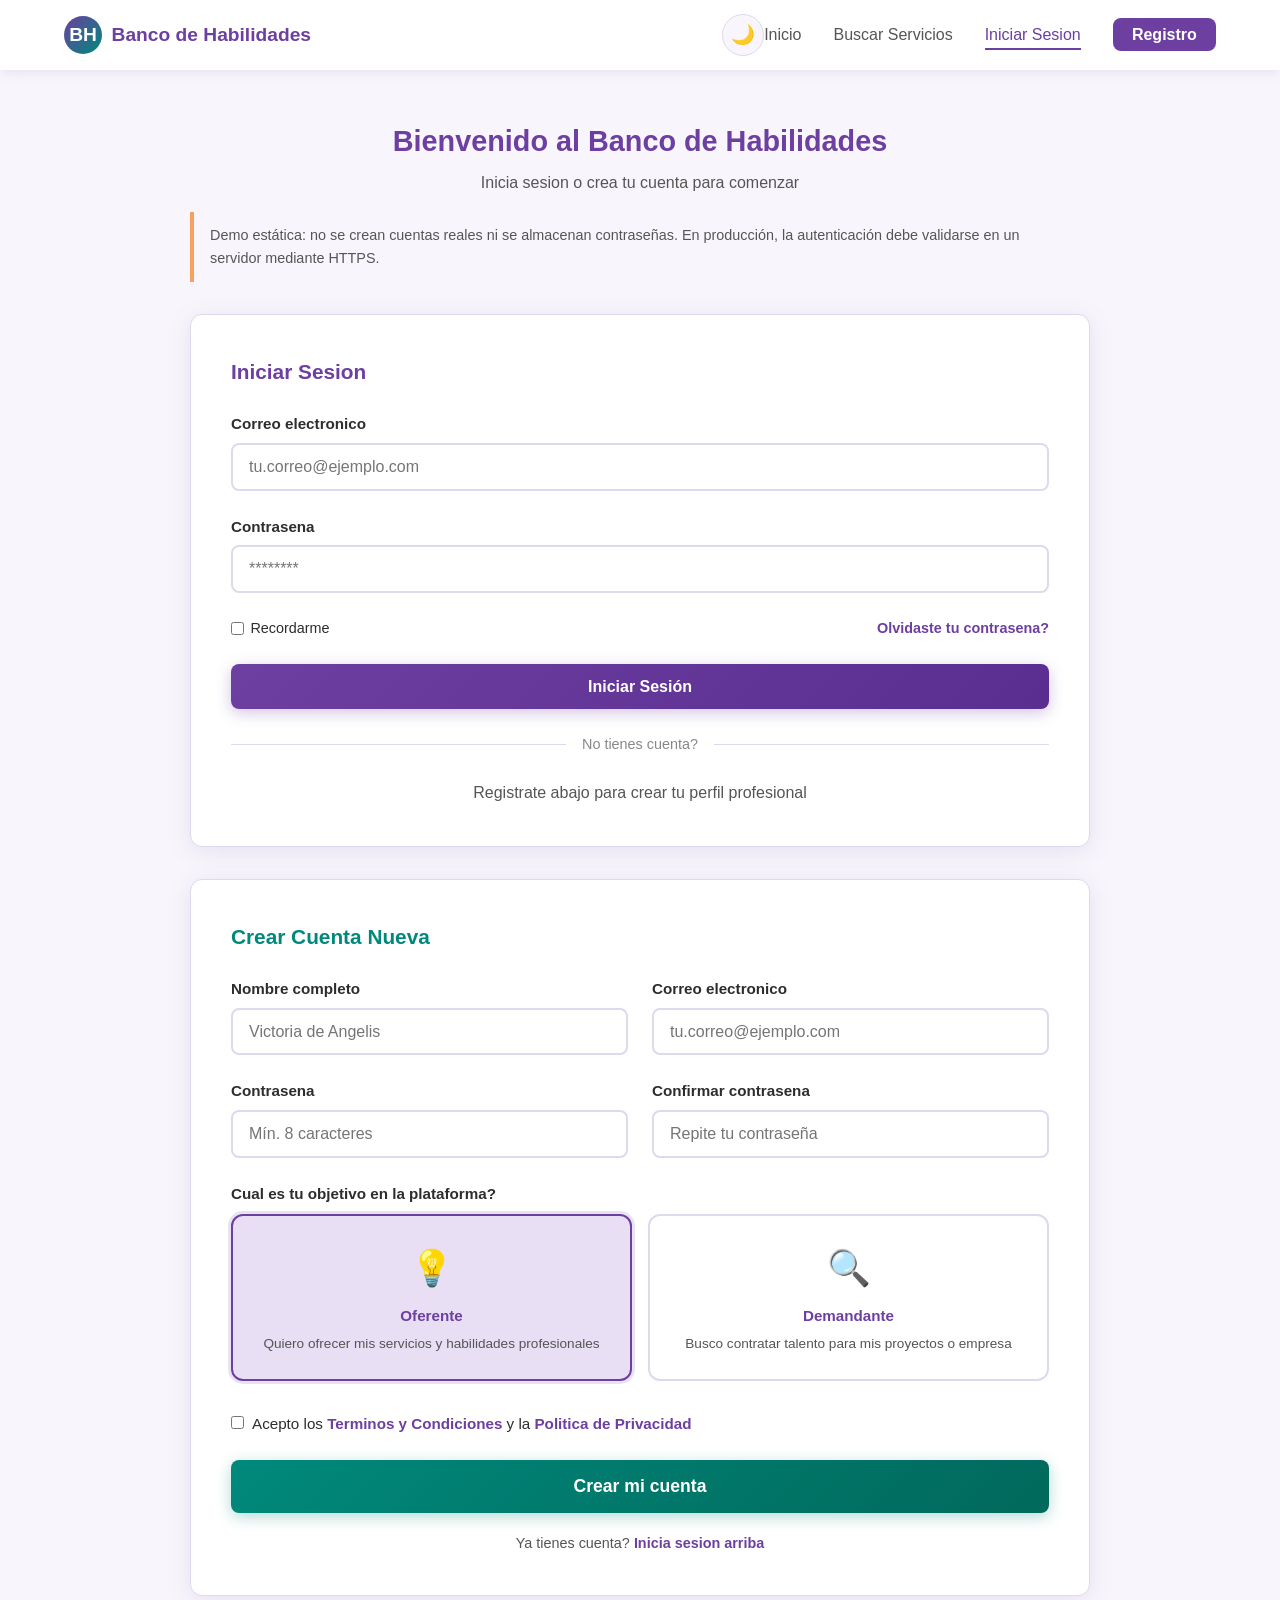
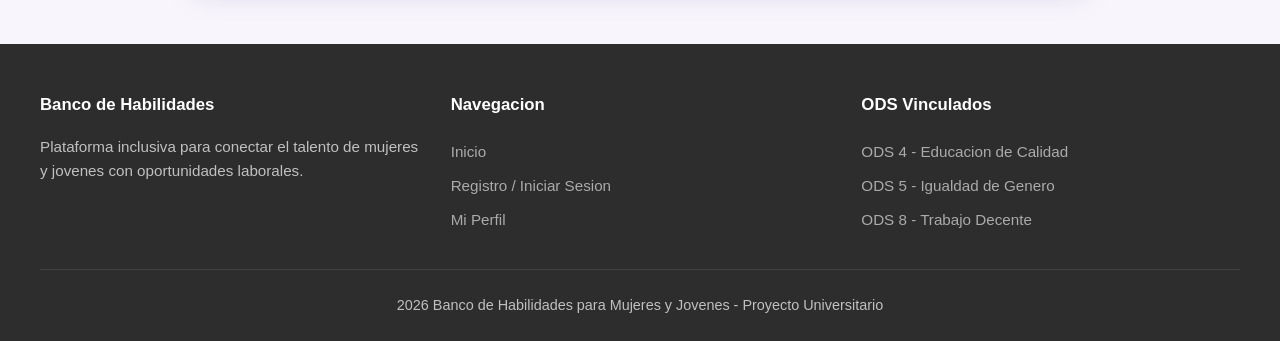
<file: registro.html>
<!DOCTYPE html>
<html lang="es">
<head>
  <meta charset="UTF-8">
  <meta name="viewport" content="width=device-width, initial-scale=1.0">
  <title>Registro / Iniciar sesión - Banco de Habilidades</title>
  <script>
    const savedTheme = localStorage.getItem('bh-theme');
    if (savedTheme === 'dark' || (!savedTheme && window.matchMedia('(prefers-color-scheme: dark)').matches)) {
      document.documentElement.dataset.theme = 'dark';
    }
  </script>
  <link rel="stylesheet" href="styles.css">
</head>
<body>
<header class="site-header">
    <nav class="nav-container">
      <a href="index.html" class="logo">
        <div class="logo-icon">BH</div>
        <span>Banco de Habilidades</span>
      </a>

      <button class="menu-toggle" aria-label="Menu" onclick="document.querySelector('.nav-links').classList.toggle('open')">
        <span></span><span></span><span></span>
      </button>
      <button class="theme-toggle" type="button" aria-label="Cambiar a modo oscuro" title="Cambiar a modo oscuro" onclick="toggleTheme()">🌙</button>

      <ul class="nav-links">
        <li><a href="index.html">Inicio</a></li>
        <li><a href="index.html#features">Buscar Servicios</a></li>
        <li><a href="registro.html" class="active">Iniciar Sesion</a></li>
        <li><a href="registro.html" class="nav-cta">Registro</a></li>
      </ul>
    </nav>
  </header>
<main class="form-page">
    <div class="form-wrapper">

      <div class="form-header">
        <h2>Bienvenido al Banco de Habilidades</h2>
        <p>Inicia sesion o crea tu cuenta para comenzar</p>
        <p class="demo-notice" role="note">
          Demo estática: no se crean cuentas reales ni se almacenan contraseñas. En producción, la autenticación debe validarse en un servidor mediante HTTPS.
        </p>
      </div>
<div class="form-container" style="margin-bottom: 2rem;">
        <h3 style="color: var(--primary); font-size: 1.3rem; margin-bottom: 1.5rem;">
          Iniciar Sesion
        </h3>

        <form id="login-form" novalidate>
          <div class="form-group">
            <label for="login-email">Correo electronico</label>
            <input type="email" id="login-email" name="email" placeholder="tu.correo@ejemplo.com" required autocomplete="email">
          </div>

          <div class="form-group">
            <label for="login-password">Contrasena</label>
            <input type="password" id="login-password" name="password" placeholder="********" required autocomplete="current-password">
          </div>

          <div style="display:flex; justify-content:space-between; align-items:center; margin-bottom:1.5rem; flex-wrap:wrap; gap:0.5rem;">
            <label style="display:flex; align-items:center; gap:0.4rem; font-weight:400; font-size:0.9rem; cursor:pointer;">
              <input type="checkbox" name="remember"> Recordarme
            </label>
            <a href="#" class="form-link" style="font-size:0.9rem;">Olvidaste tu contrasena?</a>
          </div>

          <button type="submit" class="btn btn-primary btn-block">Iniciar Sesión</button>
        </form>

        <div class="form-divider">
          <span>No tienes cuenta?</span>
        </div>

        <p style="text-align:center; color: var(--text-medium);">
          Registrate abajo para crear tu perfil profesional
        </p>
      </div>
<div class="form-container" id="registro">
        <h3 style="color: var(--secondary); font-size: 1.3rem; margin-bottom: 1.5rem;">
          Crear Cuenta Nueva
        </h3>

        <form id="register-form" novalidate>
          <div class="form-row">
            <div class="form-group">
              <label for="reg-nombre">Nombre completo</label>
              <input type="text" id="reg-nombre" name="nombre" placeholder="Victoria de Angelis">
            </div>
            <div class="form-group">
              <label for="reg-email">Correo electronico</label>
              <input type="email" id="reg-email" name="email" placeholder="tu.correo@ejemplo.com">
            </div>
          </div>

          <div class="form-row">
            <div class="form-group">
              <label for="reg-password">Contrasena</label>
              <input type="password" id="reg-password" name="password" placeholder="Mín. 8 caracteres" minlength="8" required autocomplete="new-password">
            </div>
            <div class="form-group">
              <label for="reg-password2">Confirmar contrasena</label>
              <input type="password" id="reg-password2" name="password2" placeholder="Repite tu contraseña" minlength="8" required autocomplete="new-password">
            </div>
          </div>
<div class="form-group">
            <label>Cual es tu objetivo en la plataforma?</label>
            <div class="role-selector" style="margin-top: 0.5rem;">
              <div class="role-option">
                <input type="radio" name="rol" id="rol-oferente" value="oferente" checked>
                <label for="rol-oferente">
                  <span class="role-icon">&#128161;</span>
                  <span class="role-title">Oferente</span>
                  <span class="role-desc">Quiero ofrecer mis servicios y habilidades profesionales</span>
                </label>
              </div>
              <div class="role-option">
                <input type="radio" name="rol" id="rol-demandante" value="demandante">
                <label for="rol-demandante">
                  <span class="role-icon">&#128269;</span>
                  <span class="role-title">Demandante</span>
                  <span class="role-desc">Busco contratar talento para mis proyectos o empresa</span>
                </label>
              </div>
            </div>
          </div>
<div class="form-group">
            <label style="display:flex; align-items:flex-start; gap:0.5rem; font-weight:400; cursor:pointer;">
              <input type="checkbox" name="terminos" style="margin-top:4px;" required>
              <span>Acepto los <a href="#" class="form-link">Terminos y Condiciones</a> y la
              <a href="#" class="form-link">Politica de Privacidad</a></span>
            </label>
          </div>

          <button type="submit" class="btn btn-secondary btn-block btn-lg">
            Crear mi cuenta
          </button>
        </form>

        <p style="text-align:center; margin-top:1.2rem; color: var(--text-medium); font-size:0.9rem;">
          Ya tienes cuenta?
          <a href="registro.html" class="form-link">Inicia sesion arriba</a>
        </p>
      </div>

    </div>
  </main>
<footer class="site-footer">
    <div class="footer-content">
      <div class="footer-col">
        <h4>Banco de Habilidades</h4>
        <p>Plataforma inclusiva para conectar el talento de mujeres y jovenes con oportunidades laborales.</p>
      </div>
      <div class="footer-col">
        <h4>Navegacion</h4>
        <a href="index.html">Inicio</a>
        <a href="registro.html">Registro / Iniciar Sesion</a>
        <a href="perfil.html">Mi Perfil</a>
      </div>
      <div class="footer-col">
        <h4>ODS Vinculados</h4>
        <a href="#">ODS 4 - Educacion de Calidad</a>
        <a href="#">ODS 5 - Igualdad de Genero</a>
        <a href="#">ODS 8 - Trabajo Decente</a>
      </div>
    </div>
    <div class="footer-bottom">
      <p>2026 Banco de Habilidades para Mujeres y Jovenes - Proyecto Universitario</p>
    </div>
  </footer>

  <script>
    // Simula la autenticación sin enviar ni almacenar credenciales.
    const markAuthenticated = (event, passwordFields = []) => {
      event.preventDefault();
      const form = event.currentTarget;
      if (!form.checkValidity()) {
        form.reportValidity();
        return;
      }
      if (passwordFields.length === 2 &&
          document.getElementById(passwordFields[0]).value !== document.getElementById(passwordFields[1]).value) {
        alert('Las contraseñas no coinciden.');
        return;
      }
      sessionStorage.setItem('bh-demo-auth', 'authenticated');
      window.location.assign('perfil.html');
    };

    if (new URLSearchParams(window.location.search).get('auth') === 'required') {
      alert('Debes iniciar sesión para ver tu perfil. Esta demo solo simula la autenticación en el navegador.');
    }
    if (new URLSearchParams(window.location.search).get('logout') === '1') {
      sessionStorage.removeItem('bh-demo-auth');
    }
    document.getElementById('login-form').addEventListener('submit', event => markAuthenticated(event));
    document.getElementById('register-form').addEventListener('submit', event => markAuthenticated(event, ['reg-password', 'reg-password2']));
    function updateThemeButton() {
      const button = document.querySelector('.theme-toggle');
      const isDark = document.documentElement.dataset.theme === 'dark';
      button.textContent = isDark ? '☀️' : '🌙';
      button.setAttribute('aria-label', isDark ? 'Cambiar a modo claro' : 'Cambiar a modo oscuro');
      button.title = isDark ? 'Cambiar a modo claro' : 'Cambiar a modo oscuro';
    }

    function toggleTheme() {
      const isDark = document.documentElement.dataset.theme === 'dark';
      document.documentElement.dataset.theme = isDark ? 'light' : 'dark';
      localStorage.setItem('bh-theme', isDark ? 'light' : 'dark');
      updateThemeButton();
    }

    updateThemeButton();
  </script>
</body>
</html>
</file>
<file: styles.css>
/*Banco de Habilidades: estilos globales
  Paleta: púrpura (#6C3FA0) y teal (#00897B) */

/* --- Reinicio y estilos base --- */
*,
*::before,
*::after {
  margin: 0;
  padding: 0;
  box-sizing: border-box;
}

/* Oculta el contenido protegido hasta ejecutar la validación de la demo. */
.protected-page:not(.access-granted) > * {
  visibility: hidden;
}

.demo-notice {
  margin-top: 1rem;
  padding: 0.75rem 1rem;
  border-left: 4px solid var(--accent);
  background: var(--bg-light);
  color: var(--text-medium);
  font-size: 0.9rem;
  text-align: left;
}

:root {
  --primary: #6C3FA0;
  --primary-dark: #5A2D91;
  --primary-light: #E8DFF5;
  --secondary: #00897B;
  --secondary-dark: #00695C;
  --secondary-light: #E0F2F1;
  --accent: #F4A261;
  --accent-dark: #E08C3B;
  --bg-light: #F8F6FC;
  --white: #FFFFFF;
  --text-dark: #2D2D2D;
  --text-medium: #555555;
  --text-light: #888888;
  --border: #E0D8EC;
  --shadow: rgba(108, 63, 160, 0.12);
  --footer-bg: #2D2D2D;
  --radius: 12px;
  --radius-sm: 8px;
  --transition: 0.3s ease;
}

[data-theme="dark"] {
  --bg-light: #14161d;
  --text-dark: #F1F3F5;
  --text-medium: #C4C9D1;
  --text-light: #9AA2AE;
  --border: #3A3F4B;
  --shadow: rgba(0, 0, 0, 0.28);
  --footer-bg: #0B0D12;
  --primary-light: #34264A;
  --secondary-light: #173D3A;
}

html {
  scroll-behavior: smooth;
  font-size: 16px;
}

body {
  font-family: 'Segoe UI', 'Helvetica Neue', Arial, sans-serif;
  color: var(--text-dark);
  background-color: var(--bg-light);
  line-height: 1.6;
  min-height: 100vh;
  display: flex;
  flex-direction: column;
}

a {
  text-decoration: none;
  color: inherit;
  transition: color var(--transition);
}

img {
  max-width: 100%;
  height: auto;
  display: block;
}

ul {
  list-style: none;
}

/* --- Encabezado y navegación global --- */
.site-header {
  background: var(--white);
  box-shadow: 0 2px 12px var(--shadow);
  position: sticky;
  top: 0;
  z-index: 100;
}

.nav-container {
  max-width: 1200px;
  margin: 0 auto;
  padding: 0 1.5rem;
  display: flex;
  align-items: center;
  justify-content: space-between;
  height: 70px;
}

.logo {
  display: flex;
  align-items: center;
  gap: 0.6rem;
  font-weight: 700;
  font-size: 1.2rem;
  color: var(--primary);
}

.logo-icon {
  width: 38px;
  height: 38px;
  background: linear-gradient(135deg, var(--primary), var(--secondary));
  border-radius: 50%;
  display: flex;
  align-items: center;
  justify-content: center;
  color: var(--white);
  font-size: 1.2rem;
  font-weight: 700;
}

.nav-links {
  display: flex;
  align-items: center;
  gap: 2rem;
}

.nav-links a {
  font-weight: 500;
  color: var(--text-medium);
  position: relative;
  padding: 0.3rem 0;
}

.nav-links a:hover,
.nav-links a.active {
  color: var(--primary);
}

.theme-toggle {
  width: 42px;
  height: 42px;
  margin-left: auto;
  border: 1px solid var(--border);
  border-radius: 50%;
  background: var(--bg-light);
  color: var(--text-dark);
  font-size: 1.2rem;
  line-height: 1;
  cursor: pointer;
  transition: background var(--transition), border-color var(--transition), transform var(--transition);
}

.theme-toggle:hover {
  border-color: var(--primary);
  transform: rotate(12deg);
}

.nav-links a::after {
  content: '';
  position: absolute;
  bottom: -2px;
  left: 0;
  width: 0;
  height: 2px;
  background: var(--primary);
  transition: width var(--transition);
}

.nav-links a:hover::after,
.nav-links a.active::after {
  width: 100%;
}

.nav-cta {
  background: var(--primary) !important;
  color: var(--white) !important;
  padding: 0.5rem 1.2rem !important;
  border-radius: var(--radius-sm) !important;
  font-weight: 600 !important;
}

.nav-cta:hover {
  background: var(--primary-dark) !important;
}

.nav-cta::after {
  display: none !important;
}

[data-theme="dark"] .feature-card,
[data-theme="dark"] .ods-section,
[data-theme="dark"] .site-header,
[data-theme="dark"] .form-container,
[data-theme="dark"] .profile-header-card,
[data-theme="dark"] .stat-card,
[data-theme="dark"] .service-card,
[data-theme="dark"] .cert-item,
[data-theme="dark"] .review-item,
[data-theme="dark"] .tab-btn.active {
  background: #20232C;
}

[data-theme="dark"] .form-group input,
[data-theme="dark"] .form-group select,
[data-theme="dark"] .form-group textarea,
[data-theme="dark"] .skill-input-row input {
  background: #191B22;
  color: var(--text-dark);
}

[data-theme="dark"] .photo-placeholder,
[data-theme="dark"] .skills-section {
  background: #25202F;
}

[data-theme="dark"] .site-footer {
  background: var(--footer-bg);
  color: #C4C9D1;
}

[data-theme="dark"] .footer-col h4 {
  color: #F1F3F5;
}

[data-theme="dark"] .footer-col a {
  color: #C4C9D1;
}

/* Menú hamburguesa (móvil) */
.menu-toggle {
  display: none;
  background: none;
  border: none;
  cursor: pointer;
  padding: 0.5rem;
}

.menu-toggle span {
  display: block;
  width: 26px;
  height: 3px;
  background: var(--primary);
  margin: 5px 0;
  border-radius: 3px;
  transition: var(--transition);
}

/* --- Botones --- */
.btn {
  display: inline-flex;
  align-items: center;
  justify-content: center;
  gap: 0.5rem;
  padding: 0.85rem 2rem;
  border: none;
  border-radius: var(--radius-sm);
  font-size: 1rem;
  font-weight: 600;
  cursor: pointer;
  transition: all var(--transition);
  text-align: center;
}

.btn-primary {
  background: linear-gradient(135deg, var(--primary), var(--primary-dark));
  color: var(--white);
  box-shadow: 0 4px 15px rgba(108, 63, 160, 0.3);
}

.btn-primary:hover {
  transform: translateY(-2px);
  box-shadow: 0 6px 20px rgba(108, 63, 160, 0.4);
}

.btn-secondary {
  background: linear-gradient(135deg, var(--secondary), var(--secondary-dark));
  color: var(--white);
  box-shadow: 0 4px 15px rgba(0, 137, 123, 0.3);
}

.btn-secondary:hover {
  transform: translateY(-2px);
  box-shadow: 0 6px 20px rgba(0, 137, 123, 0.4);
}

.btn-outline {
  background: transparent;
  color: var(--primary);
  border: 2px solid var(--primary);
}

.btn-outline:hover {
  background: var(--primary);
  color: var(--white);
}

.btn-accent {
  background: linear-gradient(135deg, var(--accent), var(--accent-dark));
  color: var(--white);
  box-shadow: 0 4px 15px rgba(244, 162, 97, 0.3);
}

.btn-accent:hover {
  transform: translateY(-2px);
  box-shadow: 0 6px 20px rgba(244, 162, 97, 0.4);
}

.btn-lg {
  padding: 1rem 2.5rem;
  font-size: 1.1rem;
}

.btn-block {
  width: 100%;
}

/* --- Sección principal --- */
.hero {
  background: linear-gradient(135deg, var(--primary) 0%, #4A2080 50%, var(--secondary) 100%);
  color: var(--white);
  padding: 5rem 1.5rem;
  text-align: center;
  position: relative;
  overflow: hidden;
}

.hero::before {
  content: '';
  position: absolute;
  top: -50%;
  right: -20%;
  width: 500px;
  height: 500px;
  background: rgba(255, 255, 255, 0.05);
  border-radius: 50%;
}

.hero::after {
  content: '';
  position: absolute;
  bottom: -30%;
  left: -10%;
  width: 400px;
  height: 400px;
  background: rgba(255, 255, 255, 0.03);
  border-radius: 50%;
}

.hero-content {
  max-width: 750px;
  margin: 0 auto;
  position: relative;
  z-index: 1;
}

.hero h1 {
  font-size: 2.8rem;
  font-weight: 800;
  margin-bottom: 1rem;
  line-height: 1.2;
}

.hero h1 span {
  color: var(--accent);
}

.hero p {
  font-size: 1.2rem;
  opacity: 0.92;
  margin-bottom: 2rem;
  max-width: 600px;
  margin-left: auto;
  margin-right: auto;
}

.hero-buttons {
  display: flex;
  gap: 1rem;
  justify-content: center;
  flex-wrap: wrap;
}

/* --- Sección de características --- */
.features {
  padding: 5rem 1.5rem;
  max-width: 1200px;
  margin: 0 auto;
}

.section-title {
  text-align: center;
  margin-bottom: 3rem;
}

.section-title h2 {
  font-size: 2rem;
  color: var(--primary);
  margin-bottom: 0.5rem;
}

.section-title p {
  color: var(--text-medium);
  font-size: 1.1rem;
  max-width: 600px;
  margin: 0 auto;
}

.features-grid {
  display: grid;
  grid-template-columns: repeat(auto-fit, minmax(280px, 1fr));
  gap: 2rem;
}

.feature-card {
  background: var(--white);
  padding: 2rem;
  border-radius: var(--radius);
  box-shadow: 0 4px 20px var(--shadow);
  text-align: center;
  transition: transform var(--transition), box-shadow var(--transition);
  border: 1px solid var(--border);
}

.feature-card:hover {
  transform: translateY(-5px);
  box-shadow: 0 8px 30px rgba(108, 63, 160, 0.18);
}

.feature-icon {
  width: 65px;
  height: 65px;
  border-radius: 50%;
  display: flex;
  align-items: center;
  justify-content: center;
  margin: 0 auto 1.2rem;
  font-size: 1.8rem;
}

.feature-icon.purple {
  background: var(--primary-light);
  color: var(--primary);
}

.feature-icon.teal {
  background: var(--secondary-light);
  color: var(--secondary);
}

.feature-icon.orange {
  background: #FFF0E0;
  color: var(--accent);
}

.feature-card h3 {
  font-size: 1.2rem;
  margin-bottom: 0.5rem;
  color: var(--text-dark);
}

.feature-card p {
  color: var(--text-medium);
  font-size: 0.95rem;
}

/* --- Sección de ODS --- */
.ods-section {
  background: var(--white);
  padding: 4rem 1.5rem;
}

.ods-container {
  max-width: 1000px;
  margin: 0 auto;
  display: flex;
  align-items: center;
  gap: 3rem;
  flex-wrap: wrap;
}

.ods-text {
  flex: 1;
  min-width: 280px;
}

.ods-text h2 {
  font-size: 1.8rem;
  color: var(--primary);
  margin-bottom: 1rem;
}

.ods-text p {
  color: var(--text-medium);
  margin-bottom: 1rem;
  line-height: 1.7;
}

.ods-badges {
  flex: 0 0 auto;
  display: flex;
  gap: 1rem;
  flex-wrap: wrap;
  justify-content: center;
}

.ods-badge {
  width: 110px;
  height: 110px;
  border-radius: var(--radius);
  display: flex;
  flex-direction: column;
  align-items: center;
  justify-content: center;
  color: var(--white);
  font-weight: 700;
  font-size: 0.8rem;
  text-align: center;
  padding: 0.8rem;
  line-height: 1.2;
}

.ods-badge.ods4 {
  background: #C5192D;
}

.ods-badge.ods5 {
  background: #FF3A21;
}

.ods-badge.ods8 {
  background: #A21942;
}

.ods-badge span {
  font-size: 2rem;
  margin-bottom: 0.3rem;
}

/* --- Formularios --- */
.form-page {
  flex: 1;
  padding: 3rem 1.5rem;
  display: flex;
  align-items: flex-start;
  justify-content: center;
}

.form-wrapper {
  max-width: 900px;
  width: 100%;
}

.form-container {
  background: var(--white);
  padding: 2.5rem;
  border-radius: var(--radius);
  box-shadow: 0 4px 25px var(--shadow);
  border: 1px solid var(--border);
}

.form-header {
  text-align: center;
  margin-bottom: 2rem;
}

.form-header h2 {
  font-size: 1.8rem;
  color: var(--primary);
  margin-bottom: 0.4rem;
}

.form-header p {
  color: var(--text-medium);
}

.form-group {
  margin-bottom: 1.5rem;
}

.form-group label {
  display: block;
  font-weight: 600;
  margin-bottom: 0.4rem;
  color: var(--text-dark);
  font-size: 0.95rem;
}

.form-group input[type="text"],
.form-group input[type="email"],
.form-group input[type="password"],
.form-group input[type="tel"],
.form-group input[type="url"],
.form-group select,
.form-group textarea {
  width: 100%;
  padding: 0.8rem 1rem;
  border: 2px solid var(--border);
  border-radius: var(--radius-sm);
  font-size: 1rem;
  font-family: inherit;
  color: var(--text-dark);
  background: var(--white);
  transition: border-color var(--transition), box-shadow var(--transition);
}

.form-group input:focus,
.form-group select:focus,
.form-group textarea:focus {
  outline: none;
  border-color: var(--primary);
  box-shadow: 0 0 0 3px rgba(108, 63, 160, 0.15);
}

.form-group textarea {
  min-height: 120px;
  resize: vertical;
}

.form-group small {
  display: block;
  color: var(--text-light);
  margin-top: 0.3rem;
  font-size: 0.85rem;
}

/* Botones de opción del rol */
.role-selector {
  display: flex;
  gap: 1rem;
  flex-wrap: wrap;
}

.role-option {
  flex: 1;
  min-width: 200px;
}

.role-option input[type="radio"] {
  display: none;
}

.role-option label {
  display: flex;
  flex-direction: column;
  align-items: center;
  padding: 1.5rem 1rem;
  border: 2px solid var(--border);
  border-radius: var(--radius);
  cursor: pointer;
  transition: all var(--transition);
  text-align: center;
}

.role-option label:hover {
  border-color: var(--primary);
  background: var(--primary-light);
}

.role-option input[type="radio"]:checked + label {
  border-color: var(--primary);
  background: var(--primary-light);
  box-shadow: 0 0 0 3px rgba(108, 63, 160, 0.15);
}

.role-option .role-icon {
  font-size: 2.2rem;
  margin-bottom: 0.5rem;
}

.role-option .role-title {
  font-weight: 700;
  color: var(--primary);
  margin-bottom: 0.3rem;
}

.role-option .role-desc {
  font-size: 0.85rem;
  color: var(--text-medium);
  font-weight: 400;
}

/* Dos columnas en formulario */
.form-row {
  display: grid;
  grid-template-columns: 1fr 1fr;
  gap: 1.5rem;
}

/* Perfil: zona de foto */
.photo-upload {
  text-align: center;
  margin-bottom: 2rem;
}

.photo-placeholder {
  width: 130px;
  height: 130px;
  border-radius: 50%;
  background: var(--primary-light);
  border: 3px dashed var(--border);
  display: flex;
  align-items: center;
  justify-content: center;
  margin: 0 auto 1rem;
  font-size: 3rem;
  color: var(--primary);
  cursor: pointer;
  transition: all var(--transition);
}

.photo-placeholder:hover {
  border-color: var(--primary);
  background: #DDD0F0;
}

/* Sección de habilidades */
.skills-section {
  background: var(--bg-light);
  padding: 1.5rem;
  border-radius: var(--radius-sm);
  margin-bottom: 1.5rem;
}

.skills-section h3 {
  font-size: 1.1rem;
  color: var(--primary);
  margin-bottom: 1rem;
}

.skill-tags {
  display: flex;
  flex-wrap: wrap;
  gap: 0.5rem;
  margin-bottom: 1rem;
}

.skill-tag {
  background: var(--primary-light);
  color: var(--primary);
  padding: 0.4rem 1rem;
  border-radius: 20px;
  font-size: 0.9rem;
  font-weight: 500;
  border: 1px solid var(--primary);
  cursor: default;
}

.skill-input-row {
  display: flex;
  gap: 0.8rem;
}

.skill-input-row input {
  flex: 1;
  padding: 0.7rem 1rem;
  border: 2px solid var(--border);
  border-radius: var(--radius-sm);
  font-size: 0.95rem;
  font-family: inherit;
}

.skill-input-row input:focus {
  outline: none;
  border-color: var(--primary);
}

.skill-input-row .btn {
  padding: 0.7rem 1.2rem;
  white-space: nowrap;
}

/* Separador del formulario */
.form-divider {
  display: flex;
  align-items: center;
  margin: 1.5rem 0;
  color: var(--text-light);
  font-size: 0.9rem;
}

.form-divider::before,
.form-divider::after {
  content: '';
  flex: 1;
  height: 1px;
  background: var(--border);
}

.form-divider span {
  padding: 0 1rem;
}

/* Enlaces dentro de formularios */
.form-link {
  color: var(--primary);
  font-weight: 600;
}

.form-link:hover {
  text-decoration: underline;
}

/* Alerta de éxito */
.alert-success {
  background: var(--secondary-light);
  border: 1px solid var(--secondary);
  color: var(--secondary-dark);
  padding: 1rem 1.5rem;
  border-radius: var(--radius-sm);
  margin-bottom: 1.5rem;
  display: flex;
  align-items: center;
  gap: 0.7rem;
  font-weight: 500;
}

/* --- Componentes del perfil --- */
.profile-banner {
  background: linear-gradient(135deg, var(--primary) 0%, #4A2080 50%, var(--secondary) 100%);
  border-radius: var(--radius) var(--radius) 0 0;
  height: 150px;
  position: relative;
}

.profile-header-card {
  background: var(--white);
  border-radius: var(--radius);
  box-shadow: 0 4px 25px var(--shadow);
  border: 1px solid var(--border);
  overflow: hidden;
  margin-bottom: 2rem;
}

.profile-header-body {
  padding: 0 2rem 1.8rem;
  display: flex;
  flex-direction: column;
  align-items: center;
  text-align: center;
  position: relative;
  z-index: 2;
}

@media (min-width: 768px) {
  .profile-header-body {
    flex-direction: row;
    text-align: left;
    align-items: stretch;
    gap: 2rem;
  }
}

.profile-avatar-wrapper {
  position: relative;
  width: 150px;
  height: 180px;
  border-radius: 18px;
  border: 4px solid var(--white);
  box-shadow: 0 6px 22px rgba(0, 0, 0, 0.16);
  background: var(--primary-light);
  overflow: hidden;
  flex-shrink: 0;
  margin-top: -50px;
}

@media (min-width: 768px) {
  .profile-avatar-wrapper {
    width: 180px;
    height: auto;
    align-self: stretch;
    min-height: 200px;
    margin-top: -60px;
    margin-bottom: 0;
  }
}

.profile-avatar-img {
  width: 100%;
  height: 100%;
  object-fit: cover;
}

.profile-header-info {
  flex: 1;
  margin-top: 0.8rem;
}

@media (min-width: 768px) {
  .profile-header-info {
    margin-top: 1rem;
  }
}

.profile-name {
  font-size: 1.8rem;
  font-weight: 800;
  color: var(--text-dark);
  display: flex;
  align-items: center;
  justify-content: center;
  gap: 0.8rem;
  flex-wrap: wrap;
}

#display-name {
  white-space: nowrap;
}

@media (max-width: 480px) {
  #display-name {
    white-space: normal;
  }
}

@media (min-width: 768px) {
  .profile-name {
    justify-content: flex-start;
  }
}

.profile-badges {
  display: inline-flex;
  gap: 0.5rem;
  flex-wrap: wrap;
  align-items: center;
}

.badge {
  display: inline-flex;
  align-items: center;
  gap: 0.3rem;
  padding: 0.25rem 0.75rem;
  border-radius: 20px;
  font-size: 0.8rem;
  font-weight: 600;
}

.badge-primary {
  background: var(--primary-light);
  color: var(--primary-dark);
}

.badge-secondary {
  background: var(--secondary-light);
  color: var(--secondary-dark);
}

.badge-accent {
  background: #FFF0E0;
  color: var(--accent-dark);
}

.profile-title {
  font-size: 1.1rem;
  color: var(--primary);
  font-weight: 600;
  margin-top: 0.2rem;
}

.profile-meta {
  display: flex;
  gap: 1.2rem;
  margin-top: 0.6rem;
  color: var(--text-medium);
  font-size: 0.9rem;
  flex-wrap: wrap;
  justify-content: center;
}

@media (min-width: 768px) {
  .profile-meta {
    justify-content: flex-start;
  }
}

.profile-header-actions {
  margin-top: 1.2rem;
  display: flex;
  gap: 0.8rem;
  flex-wrap: wrap;
  justify-content: center;
}

@media (min-width: 768px) {
  .profile-header-actions {
    margin-top: 1rem;
    align-self: center;
    justify-content: flex-end;
  }
}

/* Pestañas de navegación del perfil */
.profile-tabs {
  display: flex;
  gap: 0.5rem;
  border-bottom: 2px solid var(--border);
  margin-bottom: 2rem;
  overflow-x: auto;
  padding-bottom: 0.2rem;
}

.tab-btn {
  background: none;
  border: none;
  padding: 0.8rem 1.4rem;
  font-size: 0.95rem;
  font-weight: 600;
  color: var(--text-medium);
  cursor: pointer;
  border-bottom: 3px solid transparent;
  transition: all var(--transition);
  white-space: nowrap;
  display: flex;
  align-items: center;
  gap: 0.5rem;
  border-radius: var(--radius-sm) var(--radius-sm) 0 0;
}

.tab-btn:hover {
  color: var(--primary);
  background: rgba(108, 63, 160, 0.05);
}

.tab-btn.active {
  color: var(--primary);
  border-bottom-color: var(--primary);
  background: var(--white);
}

.tab-content {
  display: none;
}

.tab-content.active {
  display: block;
}

/* Fila de estadísticas */
.stats-grid {
  display: grid;
  grid-template-columns: repeat(auto-fit, minmax(180px, 1fr));
  gap: 1rem;
  margin-bottom: 2rem;
}

.stat-card {
  background: var(--white);
  padding: 1.2rem;
  border-radius: var(--radius);
  border: 1px solid var(--border);
  box-shadow: 0 2px 10px var(--shadow);
  text-align: center;
}

.stat-value {
  font-size: 1.8rem;
  font-weight: 800;
  color: var(--primary);
}

.stat-label {
  font-size: 0.85rem;
  color: var(--text-medium);
  margin-top: 0.2rem;
}

/* Tarjeta de servicio del perfil */
.services-grid {
  display: grid;
  grid-template-columns: repeat(auto-fit, minmax(280px, 1fr));
  gap: 1.5rem;
}

.service-card {
  background: var(--white);
  border: 1px solid var(--border);
  border-radius: var(--radius);
  padding: 1.5rem;
  box-shadow: 0 4px 15px var(--shadow);
  display: flex;
  flex-direction: column;
  transition: transform var(--transition), box-shadow var(--transition);
}

.service-card:hover {
  transform: translateY(-4px);
  box-shadow: 0 8px 25px rgba(108, 63, 160, 0.15);
}

.service-card-header {
  display: flex;
  justify-content: space-between;
  align-items: flex-start;
  margin-bottom: 0.8rem;
}

.service-title {
  font-size: 1.15rem;
  font-weight: 700;
  color: var(--text-dark);
}

.service-price {
  font-size: 1rem;
  font-weight: 700;
  color: var(--secondary);
  background: var(--secondary-light);
  padding: 0.3rem 0.8rem;
  border-radius: 20px;
  white-space: nowrap;
}

.service-desc {
  font-size: 0.9rem;
  color: var(--text-medium);
  margin-bottom: 1.2rem;
  flex: 1;
}

.service-footer {
  display: flex;
  justify-content: space-between;
  align-items: center;
  padding-top: 1rem;
  border-top: 1px solid var(--border);
  font-size: 0.85rem;
  color: var(--text-light);
}

/* Lista de certificaciones */
.cert-list {
  display: flex;
  flex-direction: column;
  gap: 1rem;
}

.cert-item {
  background: var(--white);
  border: 1px solid var(--border);
  border-radius: var(--radius);
  padding: 1.2rem 1.5rem;
  display: flex;
  align-items: center;
  gap: 1.2rem;
  box-shadow: 0 2px 10px var(--shadow);
}

.cert-icon {
  width: 48px;
  height: 48px;
  border-radius: 50%;
  background: var(--secondary-light);
  color: var(--secondary);
  display: flex;
  align-items: center;
  justify-content: center;
  font-size: 1.5rem;
  flex-shrink: 0;
}

.cert-details h4 {
  font-size: 1rem;
  color: var(--text-dark);
}

.cert-details p {
  font-size: 0.85rem;
  color: var(--text-medium);
}

/* Etiqueta de habilidad con botón para eliminarla */
.skill-tag .remove-skill {
  margin-left: 0.5rem;
  cursor: pointer;
  font-weight: bold;
  color: var(--primary-dark);
  opacity: 0.7;
}

.skill-tag .remove-skill:hover {
  opacity: 1;
  color: #c5192d;
}

/* Elemento de valoración */
.review-item {
  background: var(--white);
  border: 1px solid var(--border);
  border-radius: var(--radius);
  padding: 1.2rem 1.5rem;
  margin-bottom: 1rem;
  box-shadow: 0 2px 8px var(--shadow);
}

.review-header {
  display: flex;
  justify-content: space-between;
  margin-bottom: 0.5rem;
  align-items: center;
}

.reviewer-name {
  font-weight: 700;
  color: var(--text-dark);
}

.review-stars {
  color: #FFC107;
  font-size: 0.9rem;
}


/* --- Pie de página --- */
.site-footer {
  background: var(--footer-bg);
  color: rgba(255, 255, 255, 0.7);
  padding: 3rem 1.5rem 1.5rem;
  margin-top: auto;
}

.footer-content {
  max-width: 1200px;
  margin: 0 auto;
  display: grid;
  grid-template-columns: repeat(auto-fit, minmax(200px, 1fr));
  gap: 2rem;
  margin-bottom: 2rem;
}

.footer-col h4 {
  color: var(--white);
  margin-bottom: 1rem;
  font-size: 1.05rem;
}

.footer-col a {
  display: block;
  color: rgba(255, 255, 255, 0.6);
  padding: 0.3rem 0;
  font-size: 0.95rem;
}

.footer-col a:hover {
  color: var(--accent);
}

.footer-col p {
  font-size: 0.95rem;
  line-height: 1.6;
}

.footer-bottom {
  max-width: 1200px;
  margin: 0 auto;
  text-align: center;
  padding-top: 1.5rem;
  border-top: 1px solid rgba(255, 255, 255, 0.1);
  font-size: 0.9rem;
}

/* --- Diseño adaptable --- */
.profile-vista-layout {
  display: grid;
  grid-template-columns: 2fr 1fr;
  gap: 2rem;
}

@media (max-width: 992px) {
  .profile-vista-layout {
    grid-template-columns: 1fr;
    gap: 1.5rem;
  }

  .stats-grid {
    grid-template-columns: repeat(2, 1fr);
  }
}

@media (max-width: 768px) {
  html, body {
    overflow-x: hidden;
  }

  .menu-toggle {
    display: block;
  }

  .nav-container {
    position: relative;
  }

  .nav-links {
    display: none;
    position: absolute;
    top: 70px;
    left: 0;
    right: 0;
    background: var(--white);
    flex-direction: column;
    padding: 1.5rem;
    gap: 1rem;
    box-shadow: 0 10px 25px rgba(108, 63, 160, 0.2);
    border-top: 1px solid var(--border);
    z-index: 100;
  }

  [data-theme="dark"] .nav-links {
    background: #20232C;
  }

  .nav-links.open {
    display: flex;
  }

  .profile-header-body {
    flex-direction: column;
    align-items: center;
    text-align: center;
    padding: 0 1.2rem 1.5rem;
  }

  .profile-avatar-wrapper {
    width: 150px;
    height: 180px;
    margin-top: -50px;
    margin-bottom: 0.5rem;
    align-self: center;
  }

  .profile-header-info {
    width: 100%;
    margin-top: 0.5rem;
  }

  .profile-name {
    justify-content: center;
    text-align: center;
  }

  .profile-badges {
    justify-content: center;
  }

  .profile-meta {
    justify-content: center;
    flex-direction: column;
    align-items: center;
    gap: 0.4rem;
  }

  .profile-header-actions {
    width: 100%;
    justify-content: center;
    margin-top: 1.2rem;
  }

  .profile-tabs {
    -webkit-overflow-scrolling: touch;
    scrollbar-width: thin;
    padding-bottom: 0.4rem;
  }

  .tab-btn {
    padding: 0.65rem 1rem;
    font-size: 0.85rem;
    flex-shrink: 0;
  }

  .hero {
    padding: 3rem 1.2rem;
  }

  .hero h1 {
    font-size: 2rem;
  }

  .hero p {
    font-size: 1.05rem;
  }

  .section-title h2 {
    font-size: 1.6rem;
  }

  .ods-container {
    flex-direction: column;
    text-align: center;
    gap: 2rem;
  }

  .form-page {
    padding: 1.5rem 1rem;
  }

  .form-container {
    padding: 1.5rem 1.2rem;
  }

  .form-row {
    grid-template-columns: 1fr;
    gap: 1rem;
  }

  .role-selector {
    flex-direction: column;
  }

  .skill-input-row {
    flex-direction: column;
  }

  .skill-input-row .btn {
    width: 100%;
  }

  .footer-content {
    grid-template-columns: 1fr;
    text-align: center;
    gap: 1.5rem;
  }
}

@media (max-width: 576px) {
  .service-card-header {
    flex-direction: column;
    gap: 0.4rem;
    align-items: flex-start;
  }

  .service-price {
    align-self: flex-start;
  }

  .service-footer {
    flex-direction: column;
    gap: 0.8rem;
    align-items: flex-start;
  }

  .cert-item {
    flex-direction: column;
    text-align: center;
    align-items: center;
    padding: 1rem;
  }

  .review-header {
    flex-direction: column;
    align-items: flex-start;
    gap: 0.3rem;
  }
}

@media (max-width: 480px) {
  .hero h1 {
    font-size: 1.6rem;
  }

  .hero-buttons {
    flex-direction: column;
    align-items: center;
    width: 100%;
  }

  .hero-buttons .btn {
    width: 100%;
    max-width: 100%;
  }

  .profile-header-actions {
    flex-direction: column;
    width: 100%;
  }

  .profile-header-actions .btn {
    width: 100%;
  }

  .stats-grid {
    grid-template-columns: repeat(2, 1fr);
    gap: 0.6rem;
  }

  .stat-card {
    padding: 0.8rem 0.5rem;
  }

  .stat-value {
    font-size: 1.3rem;
  }

  .stat-label {
    font-size: 0.75rem;
  }

  .ods-badges {
    gap: 0.6rem;
    justify-content: center;
  }

  .ods-badge {
    width: 90px;
    height: 90px;
    font-size: 0.7rem;
    padding: 0.5rem;
  }

  .ods-badge span {
    font-size: 1.4rem;
  }
}
</file>
